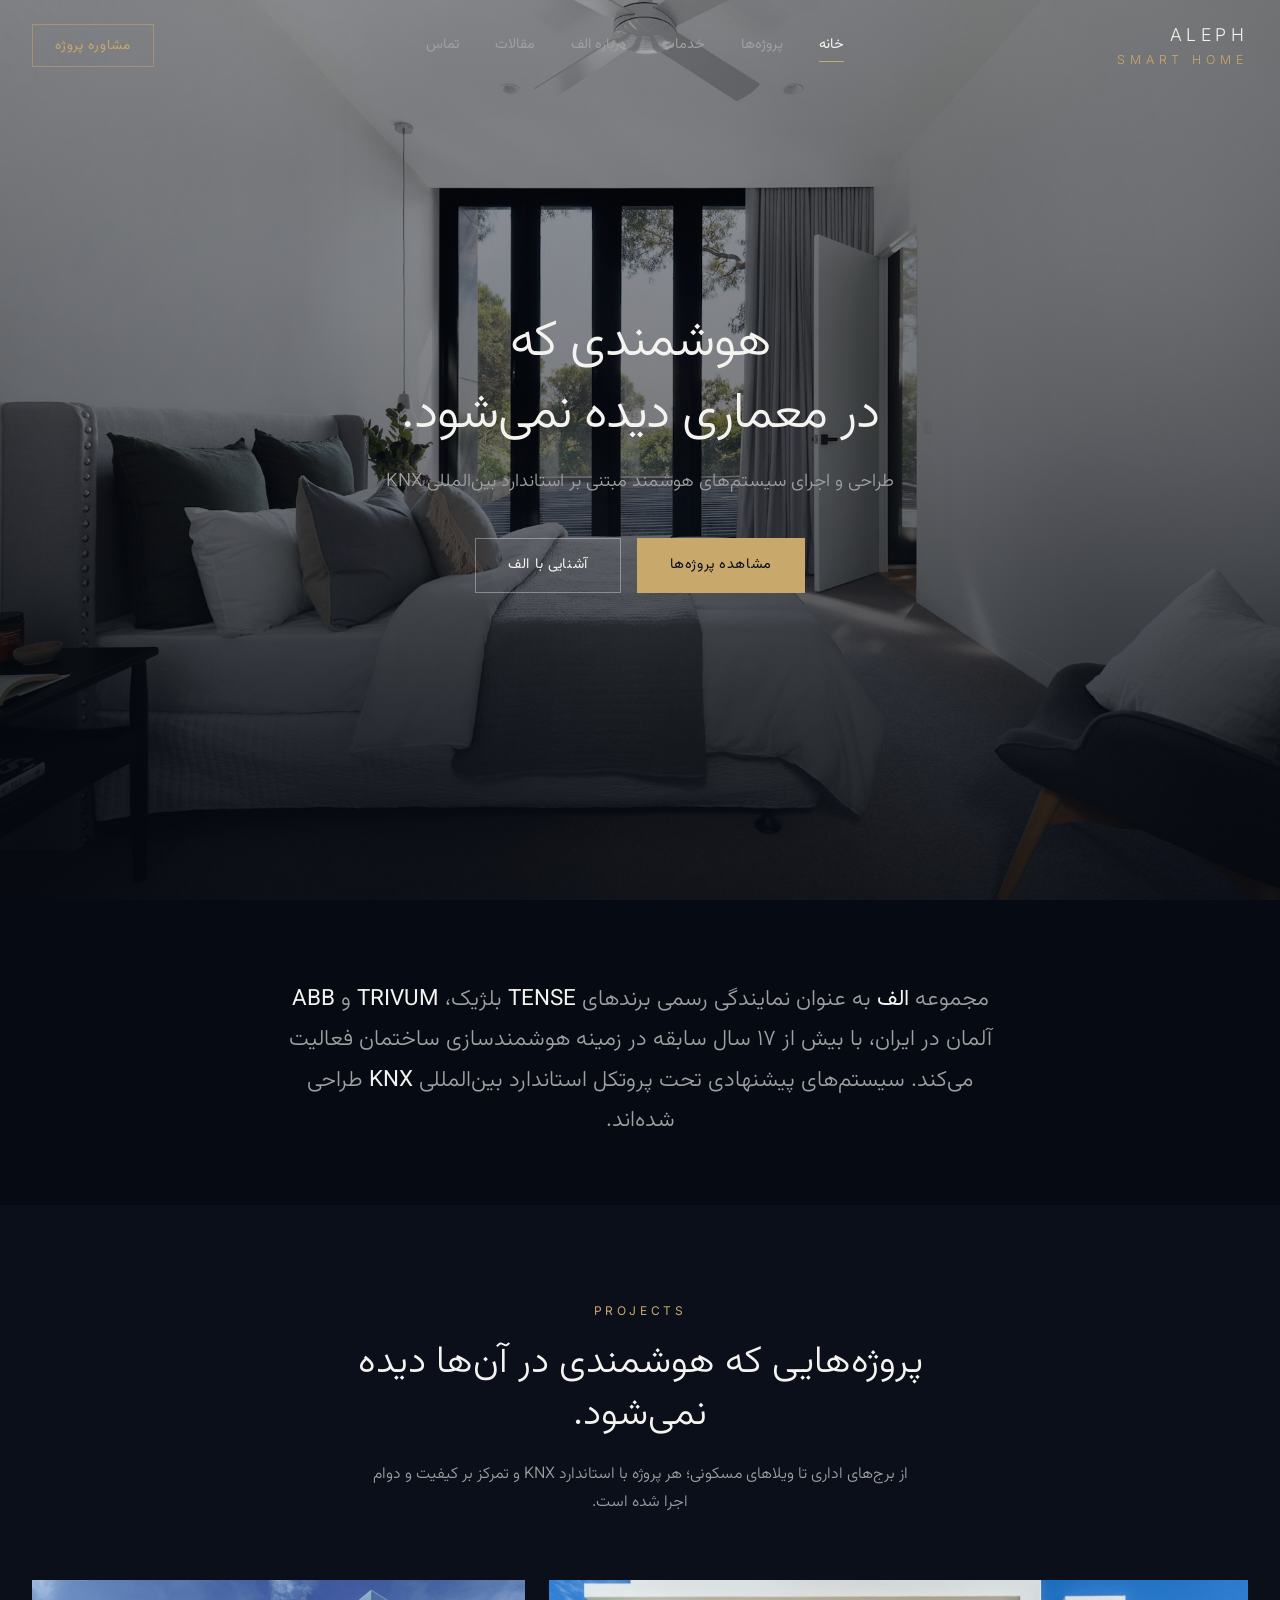
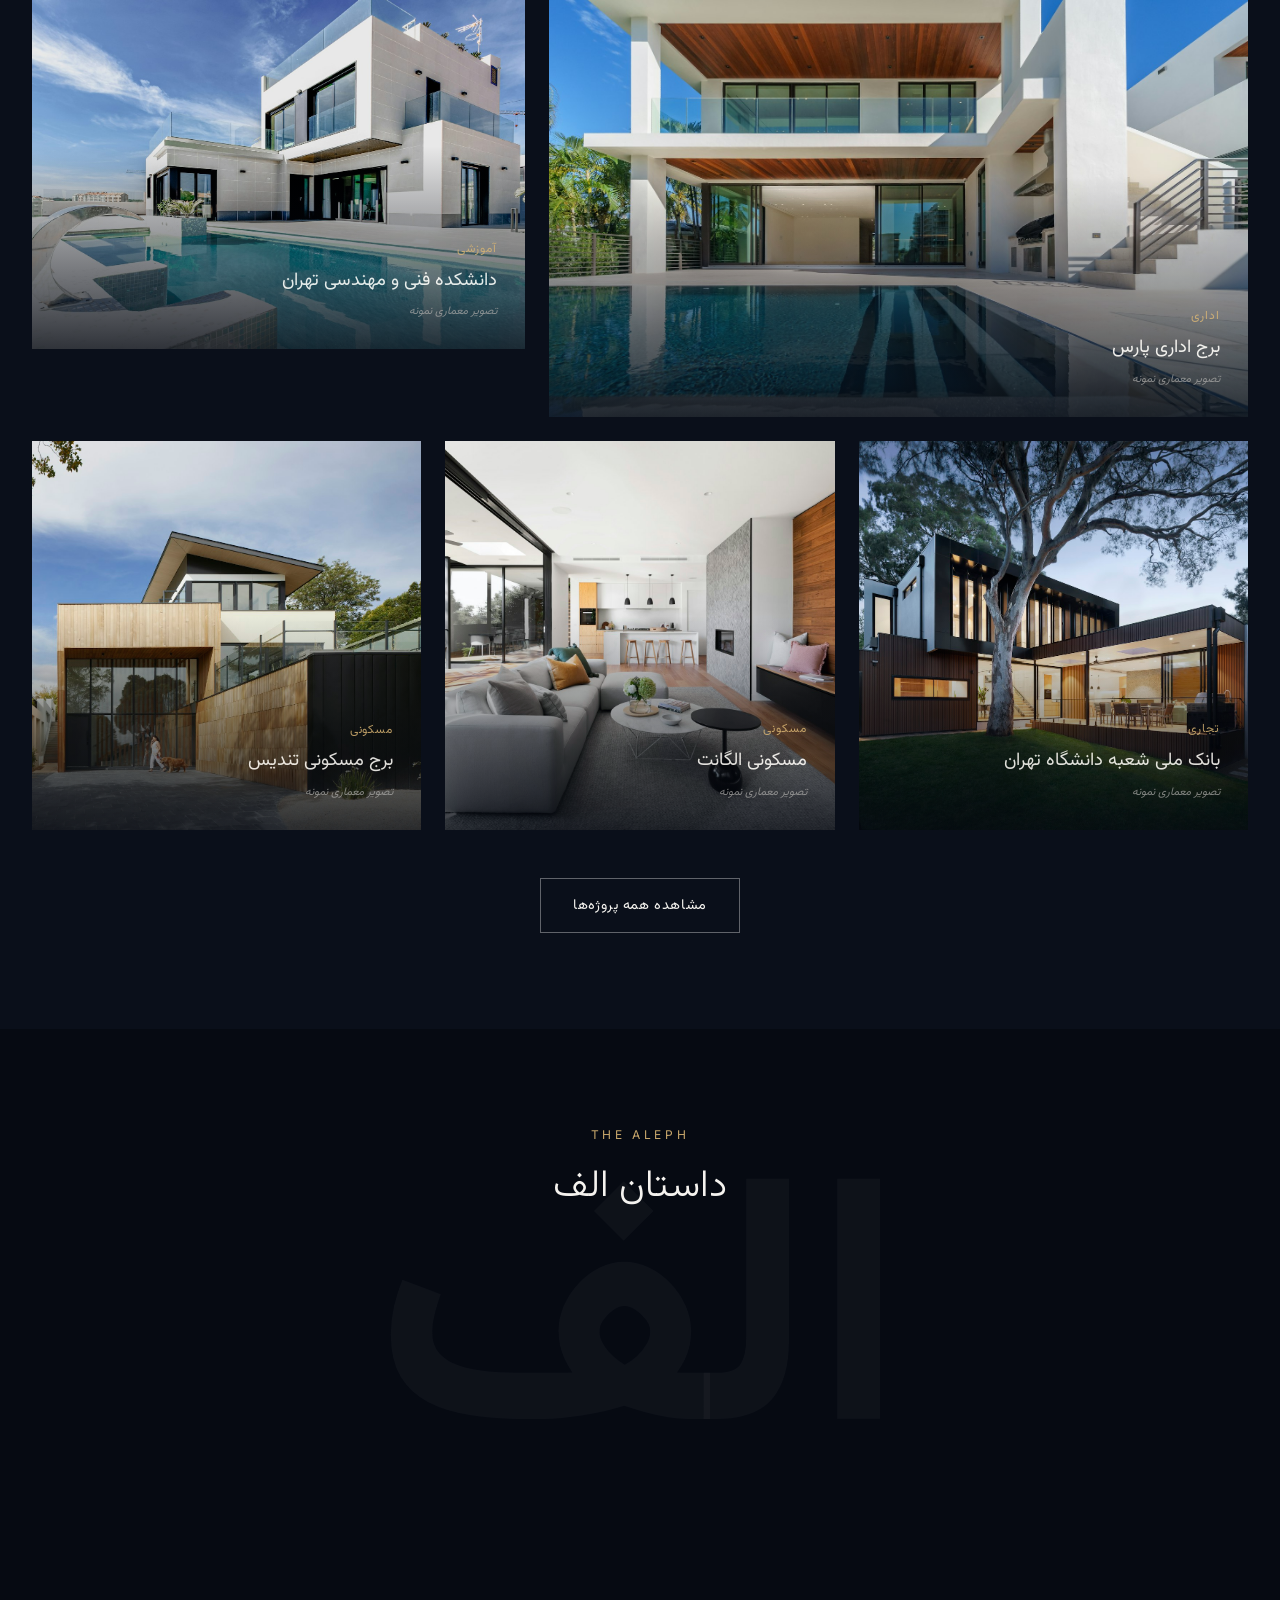
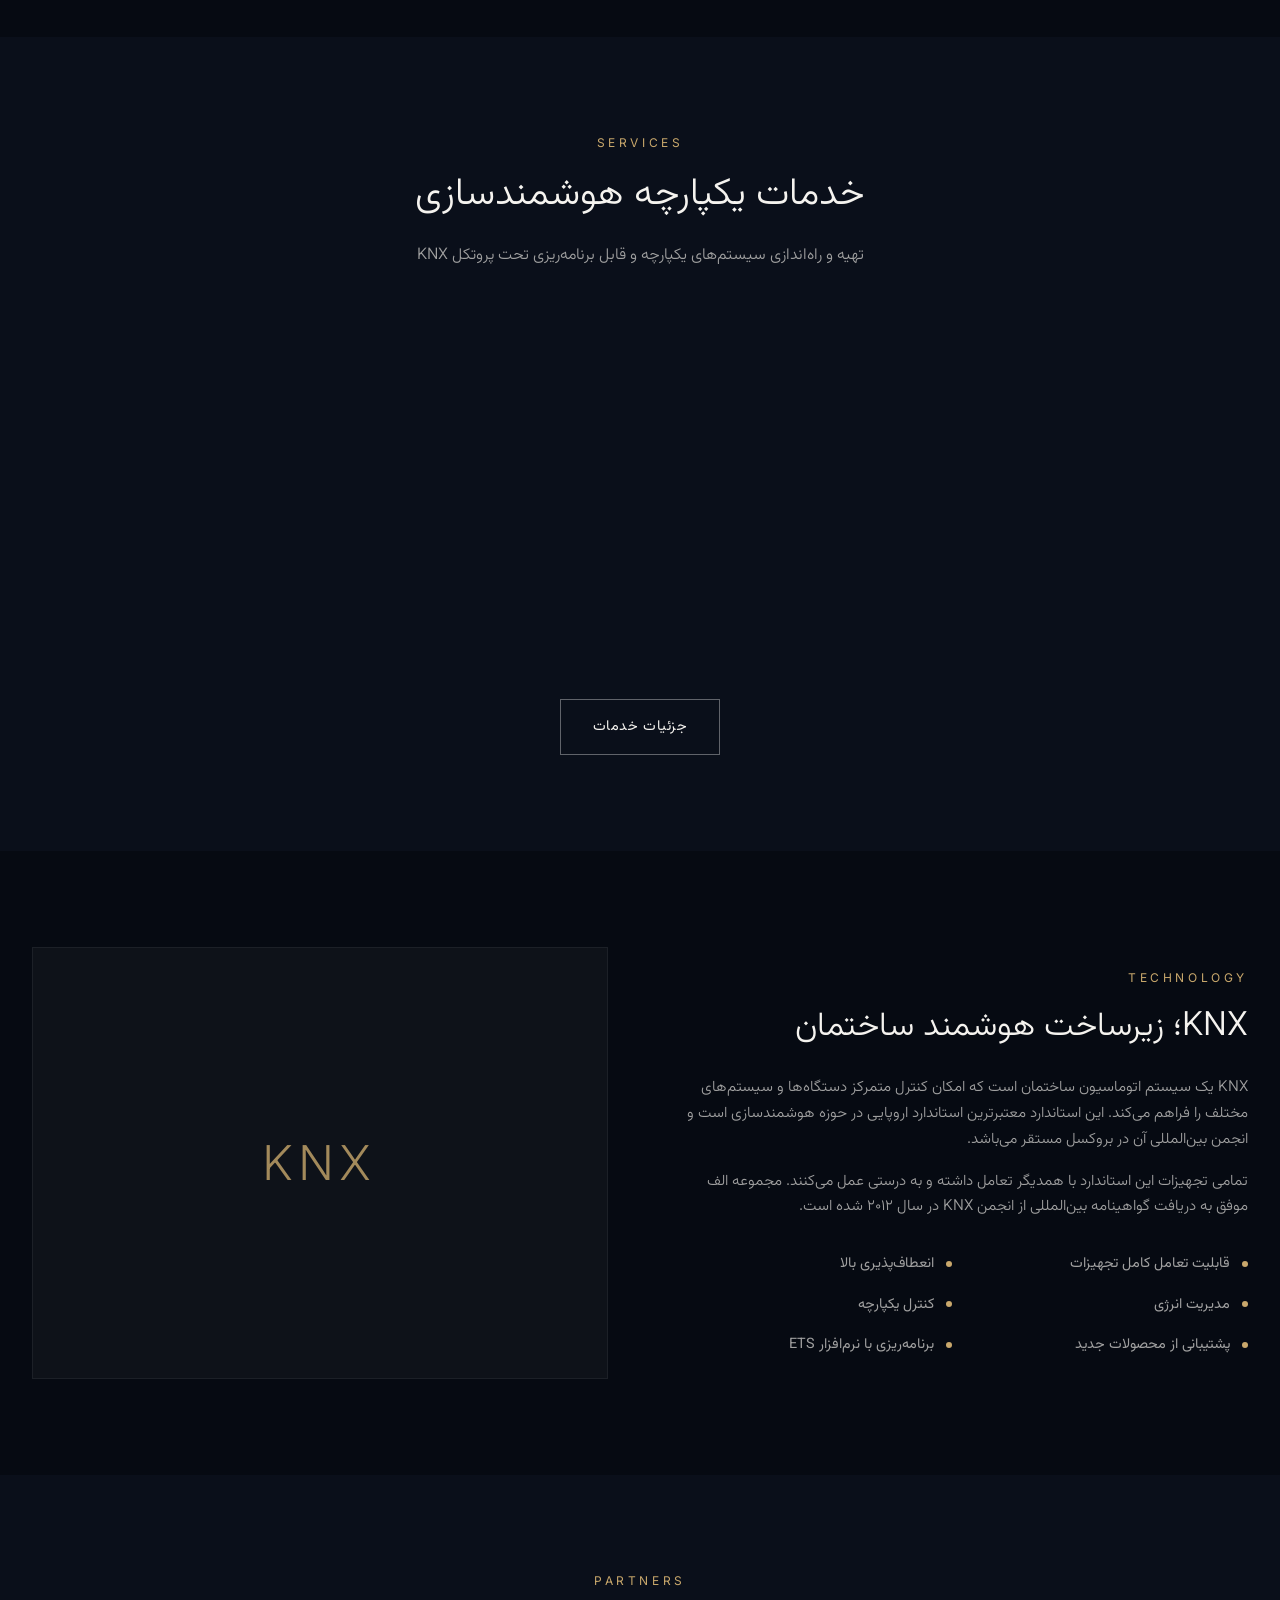
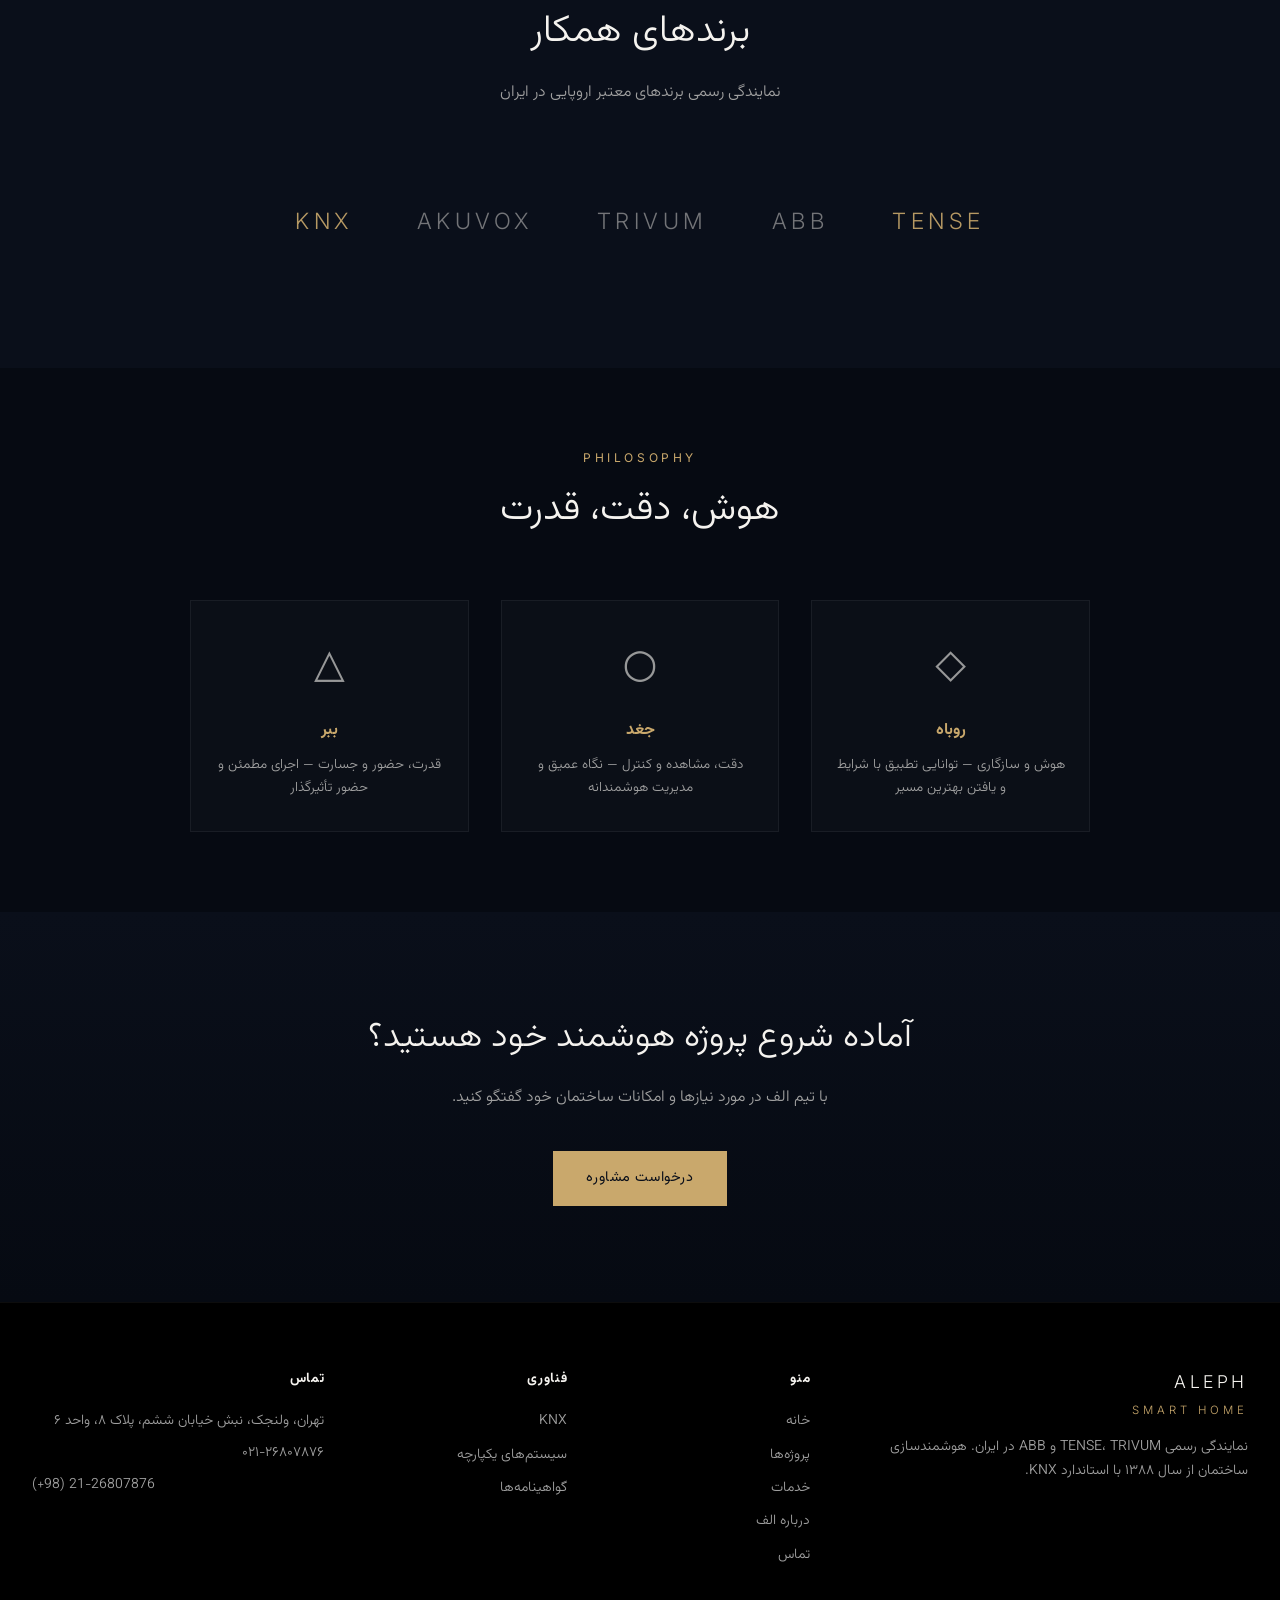
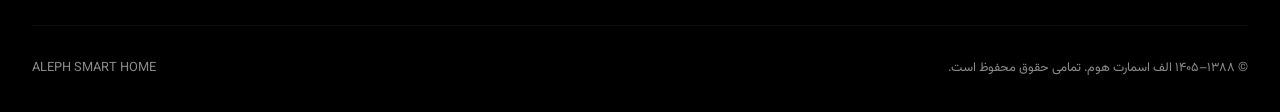
<file: index.html>
<!DOCTYPE html>
<html lang="fa" dir="rtl">
<head>
  <meta charset="UTF-8">
  <meta name="viewport" content="width=device-width, initial-scale=1.0">
  <title>الف اسمارت هوم | ALEPH SMART HOME — هوشمندسازی ساختمان با استاندارد KNX</title>
  <meta name="description" content="الف اسمارت هوم، نمایندگی رسمی برندهای TENSE، TRIVUM و ABB در ایران. طراحی و اجرای سیستم‌های هوشمند ساختمان مبتنی بر پروتکل KNX از سال ۱۳۸۸.">
  <meta name="keywords" content="هوشمندسازی ساختمان, خانه هوشمند, KNX, الف اسمارت هوم, ALEPH, TENSE, ABB, TRIVUM">
  <link rel="canonical" href="https://alephsmarthome.ir/">
  
  <!-- Open Graph -->
  <meta property="og:type" content="website">
  <meta property="og:title" content="الف اسمارت هوم | ALEPH SMART HOME">
  <meta property="og:description" content="طراحی و اجرای سیستم‌های هوشمند ساختمان مبتنی بر KNX. نمایندگی رسمی TENSE، ABB و TRIVUM.">
  <meta property="og:locale" content="fa_IR">
  <meta property="og:site_name" content="ALEPH SMART HOME">
  
  <!-- Twitter -->
  <meta name="twitter:card" content="summary_large_image">
  <meta name="twitter:title" content="الف اسمارت هوم | ALEPH SMART HOME">
  <meta name="twitter:description" content="هوشمندسازی ساختمان با استاندارد بین‌المللی KNX">

  <!-- Schema -->
  <script type="application/ld+json">
  {
    "@context": "https://schema.org",
    "@type": "Organization",
    "name": "ALEPH SMART HOME",
    "alternateName": "الف اسمارت هوم",
    "url": "https://alephsmarthome.ir",
    "foundingDate": "2009",
    "address": {
      "@type": "PostalAddress",
      "streetAddress": "ولنجک، نبش خیابان ششم، پلاک ۸، واحد ۶",
      "addressLocality": "تهران",
      "addressCountry": "IR"
    },
    "telephone": "+982126807876",
    "description": "نمایندگی رسمی برندهای TENSE بلژیک، TRIVUM و ABB آلمان در ایران. سیستم‌های هوشمند ساختمان تحت پروتکل KNX."
  }
  </script>

  <link rel="stylesheet" href="assets/css/main.css">
  <link rel="preload" href="assets/css/main.css" as="style">
</head>
<body>
  <!-- ========== LOADER ========== -->
  <div class="loader" id="page-loader" role="status" aria-live="polite">
    <div class="loader-logo">
      ALEPH
      <span>SMART HOME</span>
    </div>
    <p class="loader-text">در حال آماده‌سازی فضای الف اسمارت هوم…</p>
    <div class="progress-container">
      <div class="progress-bar" id="loader-progress"></div>
    </div>
    <div class="progress-percent" id="loader-percent">0%</div>
  </div>

  <!-- ========== NAVIGATION ========== -->
  <nav class="nav" id="main-nav" aria-label="منوی اصلی">
    <div class="nav-inner">
      <a href="index.html" class="nav-logo" aria-label="الف اسمارت هوم">
        ALEPH
        <span>SMART HOME</span>
      </a>
      <div class="nav-links" id="nav-links">
        <a href="index.html" class="active">خانه</a>
        <a href="projects.html">پروژه‌ها</a>
        <a href="services.html">خدمات</a>
        <a href="about.html">درباره الف</a>
        <a href="articles.html">مقالات</a>
        <a href="contact.html">تماس</a>
      </div>
      <a href="contact.html" class="nav-cta">مشاوره پروژه</a>
      <button class="nav-toggle" id="nav-toggle" aria-label="باز کردن منو" aria-expanded="false">
        <span></span>
        <span></span>
        <span></span>
      </button>
    </div>
  </nav>

  <!-- ========== HERO ========== -->
  <header class="hero" id="hero">
    <div class="hero-video-wrap">
      <img src="assets/images/hero-poster.jpg" alt="" class="hero-poster" id="hero-poster" style="display:none;" aria-hidden="true">
      <video
        id="hero-video"
        class="hero-video"
        muted
        loop
        playsinline
        preload="auto"
        aria-label="ویدیوی معرفی ویلای لوکس هوشمند"
      ></video>
    </div>
    <div class="hero-overlay"></div>
    <div class="hero-content">
      <h1 class="hero-title">هوشمندی که<br>در معماری دیده نمی‌شود.</h1>
      <p class="hero-subtitle">طراحی و اجرای سیستم‌های هوشمند مبتنی بر استاندارد بین‌المللی KNX</p>
      <div class="hero-ctas">
        <a href="projects.html" class="btn btn-primary">مشاهده پروژه‌ها</a>
        <a href="about.html" class="btn btn-outline">آشنایی با الف</a>
      </div>
    </div>
  </header>

  <!-- ========== INTRO ========== -->
  <section class="section section-deeper intro">
    <div class="container">
      <p class="intro-text reveal">
        مجموعه <strong>الف</strong> به عنوان نمایندگی رسمی برندهای <strong>TENSE</strong> بلژیک، <strong>TRIVUM</strong> و <strong>ABB</strong> آلمان در ایران، با بیش از ۱۷ سال سابقه در زمینه هوشمندسازی ساختمان فعالیت می‌کند. سیستم‌های پیشنهادی تحت پروتکل استاندارد بین‌المللی <strong>KNX</strong> طراحی شده‌اند.
      </p>
    </div>
  </section>

  <!-- ========== FEATURED PROJECTS ========== -->
  <section class="section section-dark">
    <div class="container">
      <div class="section-header">
        <span class="section-label">Projects</span>
        <h2 class="section-title">پروژه‌هایی که هوشمندی در آن‌ها دیده نمی‌شود.</h2>
        <p class="section-desc">از برج‌های اداری تا ویلاهای مسکونی؛ هر پروژه با استاندارد KNX و تمرکز بر کیفیت و دوام اجرا شده است.</p>
      </div>

      <div class="projects-grid">
        <a href="projects.html#pars" class="project-card large reveal">
          <img src="assets/images/project-sample-1.jpg" alt="تصویر معماری نمونه — برج اداری" loading="lazy">
          <div class="project-info">
            <span class="project-type">اداری</span>
            <h3 class="project-name">برج اداری پارس</h3>
            <p class="project-note">تصویر معماری نمونه</p>
          </div>
        </a>
        <a href="projects.html#tehuni" class="project-card medium reveal">
          <img src="assets/images/project-sample-2.jpg" alt="تصویر معماری نمونه — دانشکده" loading="lazy">
          <div class="project-info">
            <span class="project-type">آموزشی</span>
            <h3 class="project-name">دانشکده فنی و مهندسی تهران</h3>
            <p class="project-note">تصویر معماری نمونه</p>
          </div>
        </a>
        <a href="projects.html#bmi" class="project-card small reveal">
          <img src="assets/images/project-sample-3.jpg" alt="تصویر معماری نمونه — بانک" loading="lazy">
          <div class="project-info">
            <span class="project-type">تجاری</span>
            <h3 class="project-name">بانک ملی شعبه دانشگاه تهران</h3>
            <p class="project-note">تصویر معماری نمونه</p>
          </div>
        </a>
        <a href="projects.html#elegant" class="project-card small reveal">
          <img src="assets/images/project-sample-4.jpg" alt="تصویر معماری نمونه — مسکونی" loading="lazy">
          <div class="project-info">
            <span class="project-type">مسکونی</span>
            <h3 class="project-name">مسکونی الگانت</h3>
            <p class="project-note">تصویر معماری نمونه</p>
          </div>
        </a>
        <a href="projects.html#tandis" class="project-card small reveal">
          <img src="assets/images/project-sample-5.jpg" alt="تصویر معماری نمونه — برج مسکونی" loading="lazy">
          <div class="project-info">
            <span class="project-type">مسکونی</span>
            <h3 class="project-name">برج مسکونی تندیس</h3>
            <p class="project-note">تصویر معماری نمونه</p>
          </div>
        </a>
      </div>

      <div style="text-align:center;margin-top:3rem;">
        <a href="projects.html" class="btn btn-outline">مشاهده همه پروژه‌ها</a>
      </div>
    </div>
  </section>

  <!-- ========== PHILOSOPHY / ALEPH ========== -->
  <section class="section section-deeper philosophy">
    <div class="philosophy-bg" aria-hidden="true">الف</div>
    <div class="container">
      <div class="section-header">
        <span class="section-label">The Aleph</span>
        <h2 class="section-title">داستان الف</h2>
      </div>
      <div class="philosophy-content reveal">
        <p class="philosophy-quote">
          <em>الف</em> همانند بهار، نماد سرآغاز و شروعی دوباره است. حرف اول زبان پارسی و جایی که الفبای کلام با آن آغاز می‌شود. در نگاهی دیگر، الف مکانی است که تمام هستی در زمانی یکسان رو در روی هم قرار می‌گیرند. جایی که جز حقیقت و روشنایی چیزی در آن وجود ندارد.
        </p>
        <a href="about.html" class="btn btn-outline">بیشتر درباره الف</a>
      </div>
    </div>
  </section>

  <!-- ========== SERVICES ========== -->
  <section class="section section-dark">
    <div class="container">
      <div class="section-header">
        <span class="section-label">Services</span>
        <h2 class="section-title">خدمات یکپارچه هوشمندسازی</h2>
        <p class="section-desc">تهیه و راه‌اندازی سیستم‌های یکپارچه و قابل برنامه‌ریزی تحت پروتکل KNX</p>
      </div>
      <div class="services-grid">
        <a href="services.html#lighting" class="service-card reveal">
          <h3 class="service-title">روشنایی</h3>
          <p class="service-desc">کنترل هوشمند روشنایی با سناریوهای مختلف و مدیریت مصرف انرژی</p>
        </a>
        <a href="services.html#hvac" class="service-card reveal">
          <h3 class="service-title">سرمایش و گرمایش</h3>
          <p class="service-desc">اتوماسیون سیستم‌های تهویه و کنترل دما بر اساس حضور و شرایط محیطی</p>
        </a>
        <a href="services.html#curtain" class="service-card reveal">
          <h3 class="service-title">کنترل پرده</h3>
          <p class="service-desc">مدیریت هوشمند پرده‌ها هماهنگ با نور روز و سناریوهای روشنایی</p>
        </a>
        <a href="services.html#audio" class="service-card reveal">
          <h3 class="service-title">سیستم صوت تحت شبکه</h3>
          <p class="service-desc">صوت چندزونه‌ای با سازگاری کامل با KNX و کنترل از هر نقطه</p>
        </a>
        <a href="services.html#intercom" class="service-card reveal">
          <h3 class="service-title">درب بازکن تصویری</h3>
          <p class="service-desc">سیستم‌های اینترکام هوشمند تحت شبکه با قابلیت اتصال به موبایل</p>
        </a>
        <a href="services.html#security" class="service-card reveal">
          <h3 class="service-title">دوربین امنیتی و اعلان حریق</h3>
          <p class="service-desc">سیستم‌های امنیتی تحت شبکه و اعلان حریق آدرس‌پذیر</p>
        </a>
        <a href="services.html#boiler" class="service-card reveal">
          <h3 class="service-title">اتوماسیون موتورخانه</h3>
          <p class="service-desc">کنترل هوشمند تجهیزات تاسیساتی و بهینه‌سازی مصرف انرژی</p>
        </a>
        <a href="services.html#locks" class="service-card reveal">
          <h3 class="service-title">دستگیره‌های دیجیتال</h3>
          <p class="service-desc">قفل‌های هوشمند و کنترل دسترسی یکپارچه با سیستم خانه</p>
        </a>
      </div>
      <div style="text-align:center;margin-top:3rem;">
        <a href="services.html" class="btn btn-outline">جزئیات خدمات</a>
      </div>
    </div>
  </section>

  <!-- ========== KNX ========== -->
  <section class="section section-deeper">
    <div class="container">
      <div class="knx-section">
        <div class="knx-content reveal">
          <span class="section-label">Technology</span>
          <h2>KNX؛ زیرساخت هوشمند ساختمان</h2>
          <p>KNX یک سیستم اتوماسیون ساختمان است که امکان کنترل متمرکز دستگاه‌ها و سیستم‌های مختلف را فراهم می‌کند. این استاندارد معتبرترین استاندارد اروپایی در حوزه هوشمندسازی است و انجمن بین‌المللی آن در بروکسل مستقر می‌باشد.</p>
          <p>تمامی تجهیزات این استاندارد با همدیگر تعامل داشته و به درستی عمل می‌کنند. مجموعه الف موفق به دریافت گواهینامه بین‌المللی از انجمن KNX در سال ۲۰۱۲ شده است.</p>
          <div class="knx-features">
            <div class="knx-feature">قابلیت تعامل کامل تجهیزات</div>
            <div class="knx-feature">انعطاف‌پذیری بالا</div>
            <div class="knx-feature">مدیریت انرژی</div>
            <div class="knx-feature">کنترل یکپارچه</div>
            <div class="knx-feature">پشتیبانی از محصولات جدید</div>
            <div class="knx-feature">برنامه‌ریزی با نرم‌افزار ETS</div>
          </div>
        </div>
        <div class="knx-visual reveal">
          <span class="knx-badge">KNX</span>
        </div>
      </div>
    </div>
  </section>

  <!-- ========== BRANDS ========== -->
  <section class="section section-dark">
    <div class="container">
      <div class="section-header">
        <span class="section-label">Partners</span>
        <h2 class="section-title">برندهای همکار</h2>
        <p class="section-desc">نمایندگی رسمی برندهای معتبر اروپایی در ایران</p>
      </div>
      <div class="brands-wall">
        <span class="brand-item accent">TENSE</span>
        <span class="brand-item">ABB</span>
        <span class="brand-item">TRIVUM</span>
        <span class="brand-item">AKUVOX</span>
        <span class="brand-item accent">KNX</span>
      </div>
    </div>
  </section>

  <!-- ========== ANIMAL MOTIF ========== -->
  <section class="section section-deeper motif-section">
    <div class="container">
      <div class="section-header">
        <span class="section-label">Philosophy</span>
        <h2 class="section-title">هوش، دقت، قدرت</h2>
      </div>
      <div class="motif-grid">
        <div class="motif-card reveal">
          <div class="motif-symbol" aria-hidden="true">◇</div>
          <h3 class="motif-title">روباه</h3>
          <p class="motif-desc">هوش و سازگاری — توانایی تطبیق با شرایط و یافتن بهترین مسیر</p>
        </div>
        <div class="motif-card reveal">
          <div class="motif-symbol" aria-hidden="true">○</div>
          <h3 class="motif-title">جغد</h3>
          <p class="motif-desc">دقت، مشاهده و کنترل — نگاه عمیق و مدیریت هوشمندانه</p>
        </div>
        <div class="motif-card reveal">
          <div class="motif-symbol" aria-hidden="true">△</div>
          <h3 class="motif-title">ببر</h3>
          <p class="motif-desc">قدرت، حضور و جسارت — اجرای مطمئن و حضور تأثیرگذار</p>
        </div>
      </div>
    </div>
  </section>

  <!-- ========== CTA ========== -->
  <section class="cta-section">
    <div class="container">
      <h2 class="cta-title">آماده شروع پروژه هوشمند خود هستید؟</h2>
      <p class="cta-desc">با تیم الف در مورد نیازها و امکانات ساختمان خود گفتگو کنید.</p>
      <a href="contact.html" class="btn btn-primary">درخواست مشاوره</a>
    </div>
  </section>

  <!-- ========== FOOTER ========== -->
  <footer class="footer">
    <div class="container">
      <div class="footer-grid">
        <div>
          <div class="footer-brand">
            ALEPH
            <span>SMART HOME</span>
          </div>
          <p class="footer-text">نمایندگی رسمی TENSE، TRIVUM و ABB در ایران. هوشمندسازی ساختمان از سال ۱۳۸۸ با استاندارد KNX.</p>
        </div>
        <div>
          <h4 class="footer-title">منو</h4>
          <div class="footer-links">
            <a href="index.html">خانه</a>
            <a href="projects.html">پروژه‌ها</a>
            <a href="services.html">خدمات</a>
            <a href="about.html">درباره الف</a>
            <a href="contact.html">تماس</a>
          </div>
        </div>
        <div>
          <h4 class="footer-title">فناوری</h4>
          <div class="footer-links">
            <a href="services.html#knx">KNX</a>
            <a href="services.html">سیستم‌های یکپارچه</a>
            <a href="about.html">گواهینامه‌ها</a>
          </div>
        </div>
        <div class="footer-contact">
          <h4 class="footer-title">تماس</h4>
          <p>تهران، ولنجک، نبش خیابان ششم، پلاک ۸، واحد ۶</p>
          <p>۰۲۱-۲۶۸۰۷۸۷۶</p>
          <p dir="ltr">(+98) 21-26807876</p>
        </div>
      </div>
      <div class="footer-bottom">
        <span>© ۱۳۸۸–۱۴۰۵ الف اسمارت هوم. تمامی حقوق محفوظ است.</span>
        <span>ALEPH SMART HOME</span>
      </div>
    </div>
  </footer>

  <script src="assets/js/main.js" defer></script>
</body>
</html>
</file>
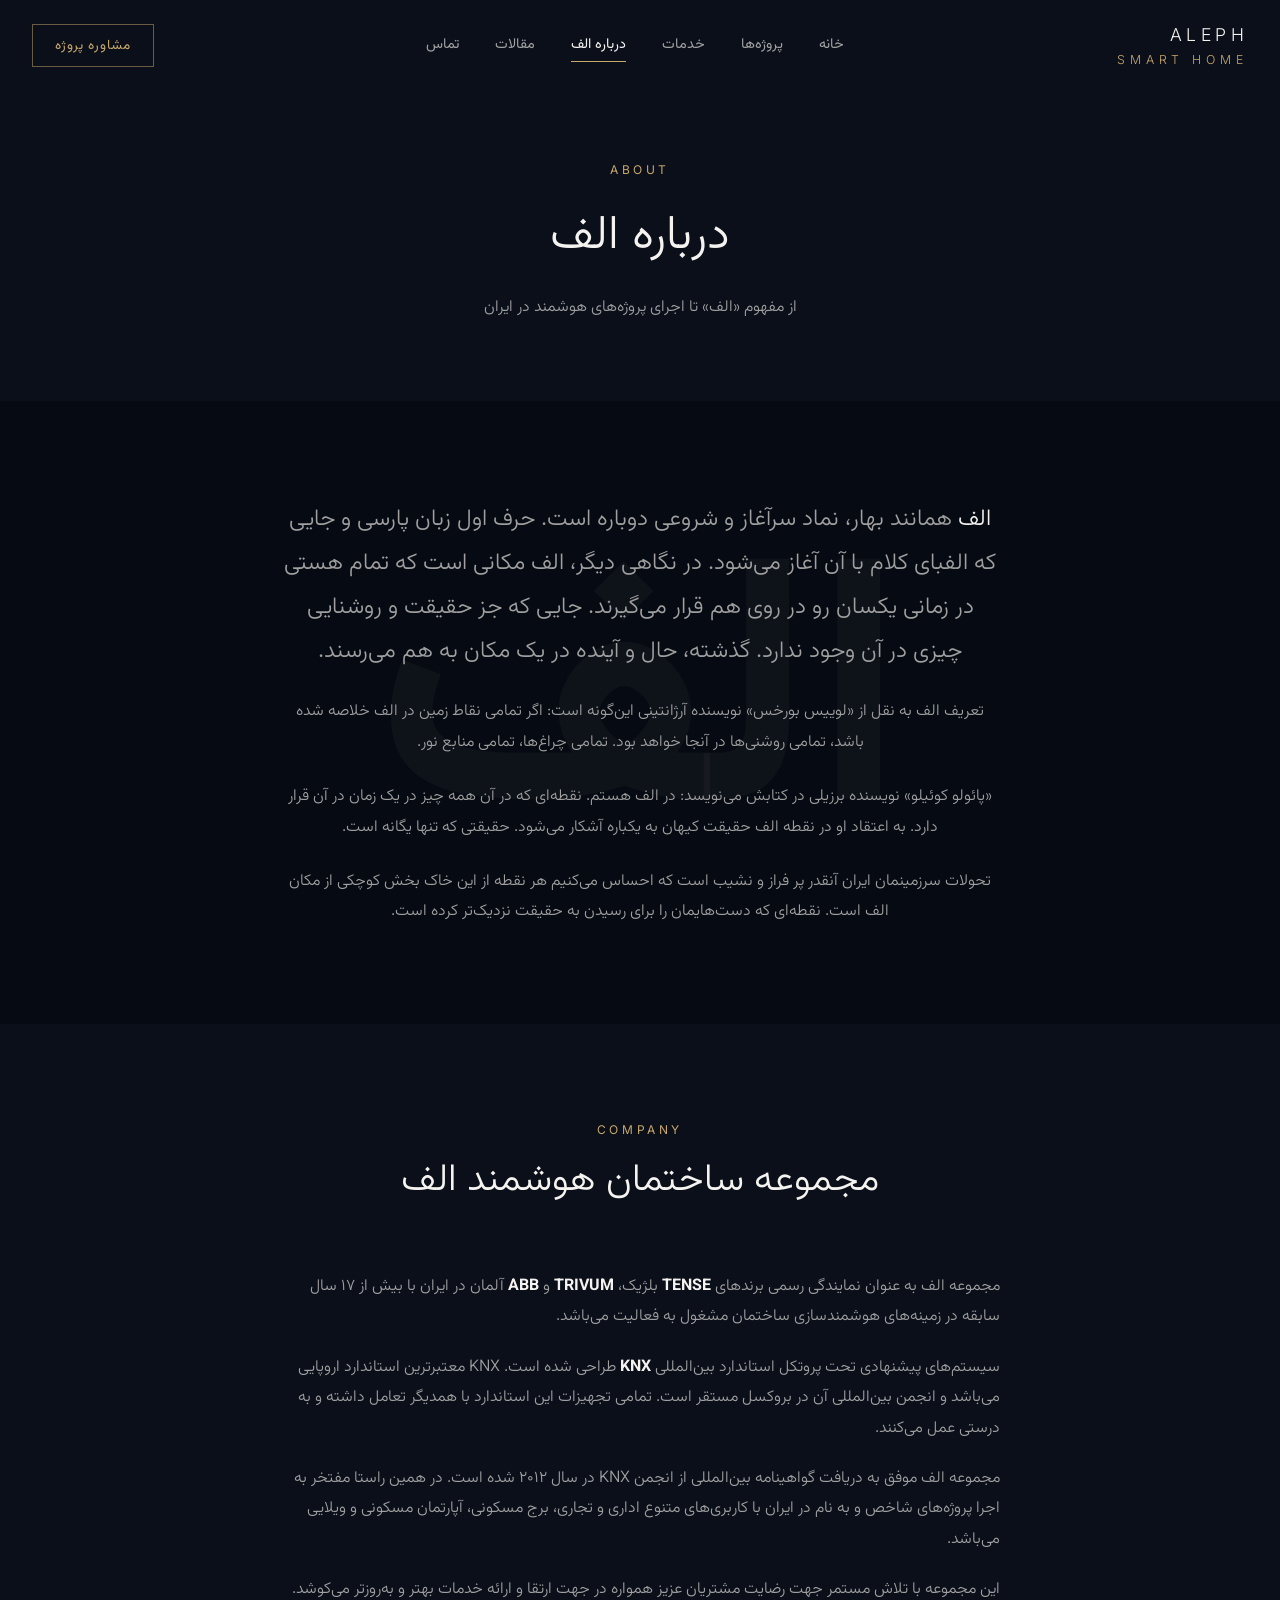
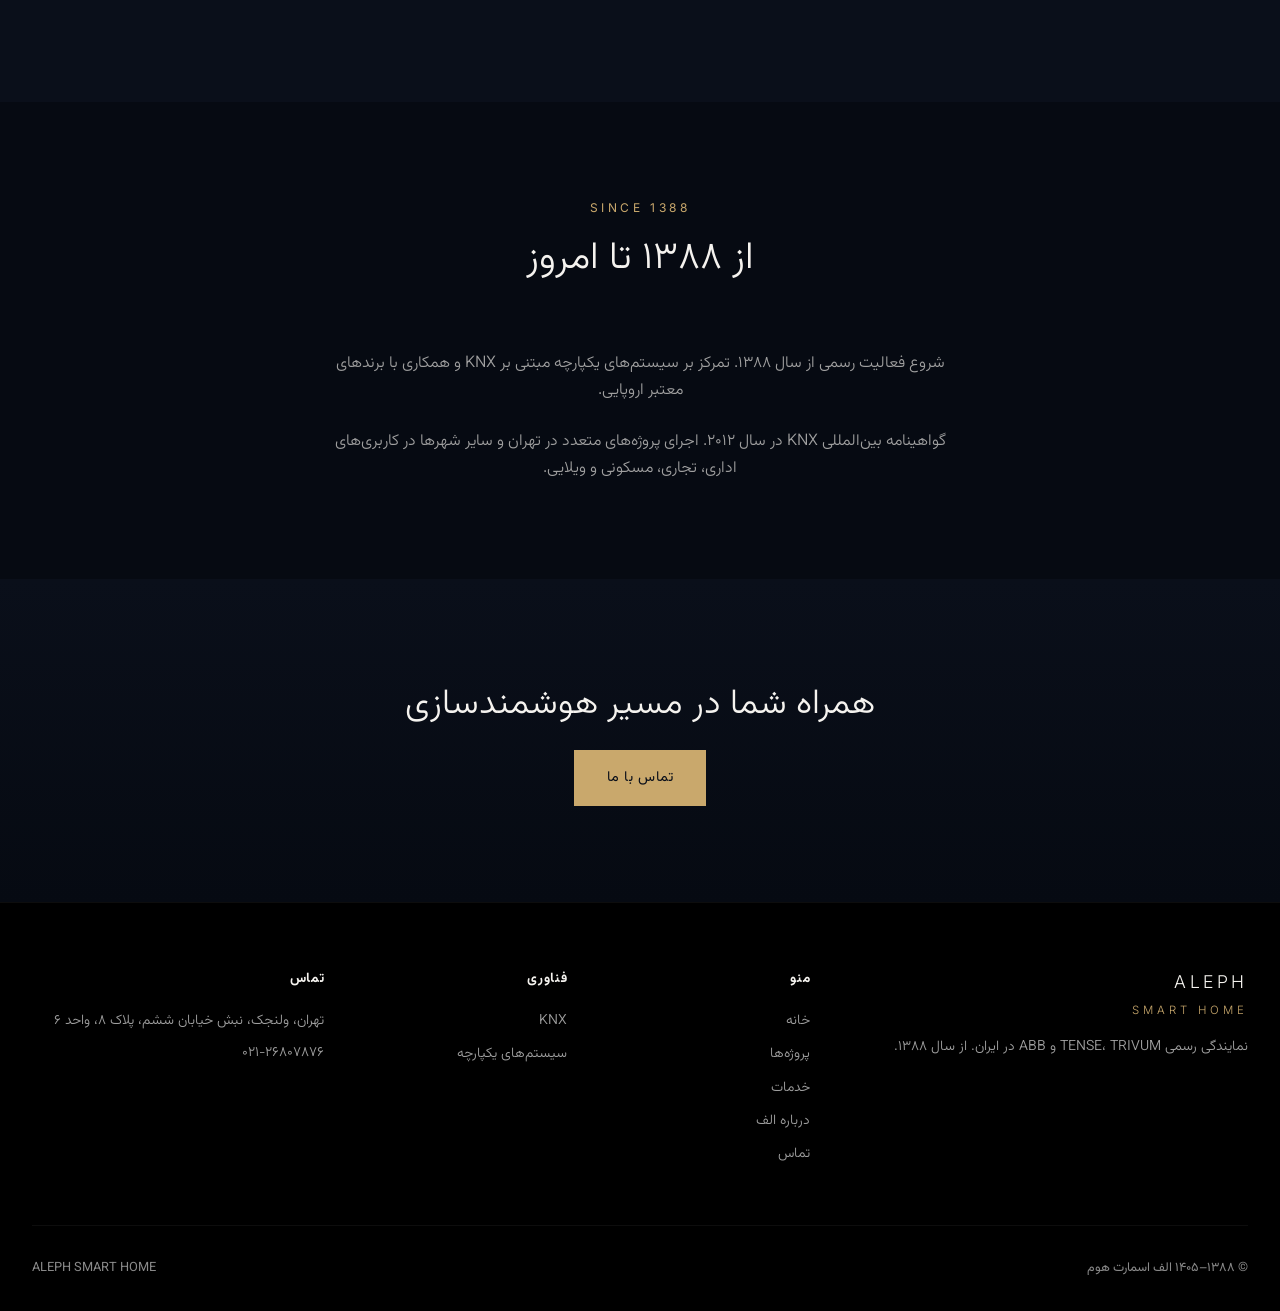
<file: about.html>
<!DOCTYPE html>
<html lang="fa" dir="rtl">
<head>
  <meta charset="UTF-8">
  <meta name="viewport" content="width=device-width, initial-scale=1.0">
  <title>درباره الف | ALEPH SMART HOME — داستان برند و سابقه</title>
  <meta name="description" content="داستان الف، فلسفه برند و سابقه بیش از ۱۷ سال فعالیت الف اسمارت هوم در هوشمندسازی ساختمان با استاندارد KNX. نمایندگی رسمی TENSE، ABB و TRIVUM.">
  <link rel="canonical" href="https://alephsmarthome.ir/about.html">
  <link rel="stylesheet" href="assets/css/main.css">
</head>
<body>
  <nav class="nav scrolled" id="main-nav">
    <div class="nav-inner">
      <a href="index.html" class="nav-logo">ALEPH<span>SMART HOME</span></a>
      <div class="nav-links" id="nav-links">
        <a href="index.html">خانه</a>
        <a href="projects.html">پروژه‌ها</a>
        <a href="services.html">خدمات</a>
        <a href="about.html" class="active">درباره الف</a>
        <a href="articles.html">مقالات</a>
        <a href="contact.html">تماس</a>
      </div>
      <a href="contact.html" class="nav-cta">مشاوره پروژه</a>
      <button class="nav-toggle" id="nav-toggle" aria-label="منو"><span></span><span></span><span></span></button>
    </div>
  </nav>

  <header class="page-hero">
    <div class="container">
      <span class="section-label">About</span>
      <h1>درباره الف</h1>
      <p>از مفهوم «الف» تا اجرای پروژه‌های هوشمند در ایران</p>
    </div>
  </header>

  <section class="section section-deeper philosophy">
    <div class="philosophy-bg" aria-hidden="true">الف</div>
    <div class="container">
      <div class="philosophy-content" style="max-width:720px;">
        <p class="philosophy-quote" style="margin-bottom:1.5rem;">
          <em>الف</em> همانند بهار، نماد سرآغاز و شروعی دوباره است. حرف اول زبان پارسی و جایی که الفبای کلام با آن آغاز می‌شود. در نگاهی دیگر، الف مکانی است که تمام هستی در زمانی یکسان رو در روی هم قرار می‌گیرند. جایی که جز حقیقت و روشنایی چیزی در آن وجود ندارد. گذشته، حال و آینده در یک مکان به هم می‌رسند.
        </p>
        <p style="color:var(--text-secondary);font-weight:300;line-height:1.9;margin-bottom:1.5rem;">
          تعریف الف به نقل از «لوییس بورخس» نویسنده آرژانتینی این‌گونه است: اگر تمامی نقاط زمین در الف خلاصه شده باشد، تمامی روشنی‌ها در آنجا خواهد بود. تمامی چراغ‌ها، تمامی منابع نور.
        </p>
        <p style="color:var(--text-secondary);font-weight:300;line-height:1.9;margin-bottom:1.5rem;">
          «پائولو کوئیلو» نویسنده برزیلی در کتابش می‌نویسد: در الف هستم. نقطه‌ای که در آن همه چیز در یک زمان در آن قرار دارد. به اعتقاد او در نقطه الف حقیقت کیهان به یکباره آشکار می‌شود. حقیقتی که تنها یگانه است.
        </p>
        <p style="color:var(--text-secondary);font-weight:300;line-height:1.9;">
          تحولات سرزمینمان ایران آنقدر پر فراز و نشیب است که احساس می‌کنیم هر نقطه از این خاک بخش کوچکی از مکان الف است. نقطه‌ای که دست‌هایمان را برای رسیدن به حقیقت نزدیک‌تر کرده است.
        </p>
      </div>
    </div>
  </section>

  <section class="section section-dark">
    <div class="container">
      <div class="section-header">
        <span class="section-label">Company</span>
        <h2 class="section-title">مجموعه ساختمان هوشمند الف</h2>
      </div>
      <div style="max-width:720px;margin:0 auto;color:var(--text-secondary);font-weight:300;line-height:1.9;">
        <p style="margin-bottom:1.25rem;">
          مجموعه الف به عنوان نمایندگی رسمی برندهای <strong style="color:var(--off-white);">TENSE</strong> بلژیک، <strong style="color:var(--off-white);">TRIVUM</strong> و <strong style="color:var(--off-white);">ABB</strong> آلمان در ایران با بیش از ۱۷ سال سابقه در زمینه‌های هوشمندسازی ساختمان مشغول به فعالیت می‌باشد.
        </p>
        <p style="margin-bottom:1.25rem;">
          سیستم‌های پیشنهادی تحت پروتکل استاندارد بین‌المللی <strong style="color:var(--off-white);">KNX</strong> طراحی شده است. KNX معتبرترین استاندارد اروپایی می‌باشد و انجمن بین‌المللی آن در بروکسل مستقر است. تمامی تجهیزات این استاندارد با همدیگر تعامل داشته و به درستی عمل می‌کنند.
        </p>
        <p style="margin-bottom:1.25rem;">
          مجموعه الف موفق به دریافت گواهینامه بین‌المللی از انجمن KNX در سال ۲۰۱۲ شده است. در همین راستا مفتخر به اجرا پروژه‌های شاخص و به نام در ایران با کاربری‌های متنوع اداری و تجاری، برج مسکونی، آپارتمان مسکونی و ویلایی می‌باشد.
        </p>
        <p>
          این مجموعه با تلاش مستمر جهت رضایت مشتریان عزیز همواره در جهت ارتقا و ارائه خدمات بهتر و به‌روزتر می‌کوشد.
        </p>
      </div>
    </div>
  </section>

  <section class="section section-deeper">
    <div class="container">
      <div class="section-header">
        <span class="section-label">Since 1388</span>
        <h2 class="section-title">از ۱۳۸۸ تا امروز</h2>
      </div>
      <div style="max-width:640px;margin:0 auto;text-align:center;color:var(--text-secondary);font-weight:300;">
        <p style="margin-bottom:1.5rem;">شروع فعالیت رسمی از سال ۱۳۸۸. تمرکز بر سیستم‌های یکپارچه مبتنی بر KNX و همکاری با برندهای معتبر اروپایی.</p>
        <p>گواهینامه بین‌المللی KNX در سال ۲۰۱۲. اجرای پروژه‌های متعدد در تهران و سایر شهرها در کاربری‌های اداری، تجاری، مسکونی و ویلایی.</p>
      </div>
    </div>
  </section>

  <section class="cta-section">
    <div class="container">
      <h2 class="cta-title">همراه شما در مسیر هوشمندسازی</h2>
      <a href="contact.html" class="btn btn-primary">تماس با ما</a>
    </div>
  </section>

  <footer class="footer">
    <div class="container">
      <div class="footer-grid">
        <div>
          <div class="footer-brand">ALEPH<span>SMART HOME</span></div>
          <p class="footer-text">نمایندگی رسمی TENSE، TRIVUM و ABB در ایران. از سال ۱۳۸۸.</p>
        </div>
        <div>
          <h4 class="footer-title">منو</h4>
          <div class="footer-links">
            <a href="index.html">خانه</a>
            <a href="projects.html">پروژه‌ها</a>
            <a href="services.html">خدمات</a>
            <a href="about.html">درباره الف</a>
            <a href="contact.html">تماس</a>
          </div>
        </div>
        <div>
          <h4 class="footer-title">فناوری</h4>
          <div class="footer-links">
            <a href="services.html#knx">KNX</a>
            <a href="services.html">سیستم‌های یکپارچه</a>
          </div>
        </div>
        <div class="footer-contact">
          <h4 class="footer-title">تماس</h4>
          <p>تهران، ولنجک، نبش خیابان ششم، پلاک ۸، واحد ۶</p>
          <p>۰۲۱-۲۶۸۰۷۸۷۶</p>
        </div>
      </div>
      <div class="footer-bottom">
        <span>© ۱۳۸۸–۱۴۰۵ الف اسمارت هوم</span>
        <span>ALEPH SMART HOME</span>
      </div>
    </div>
  </footer>
  <script src="assets/js/main.js" defer></script>
</body>
</html>
</file>
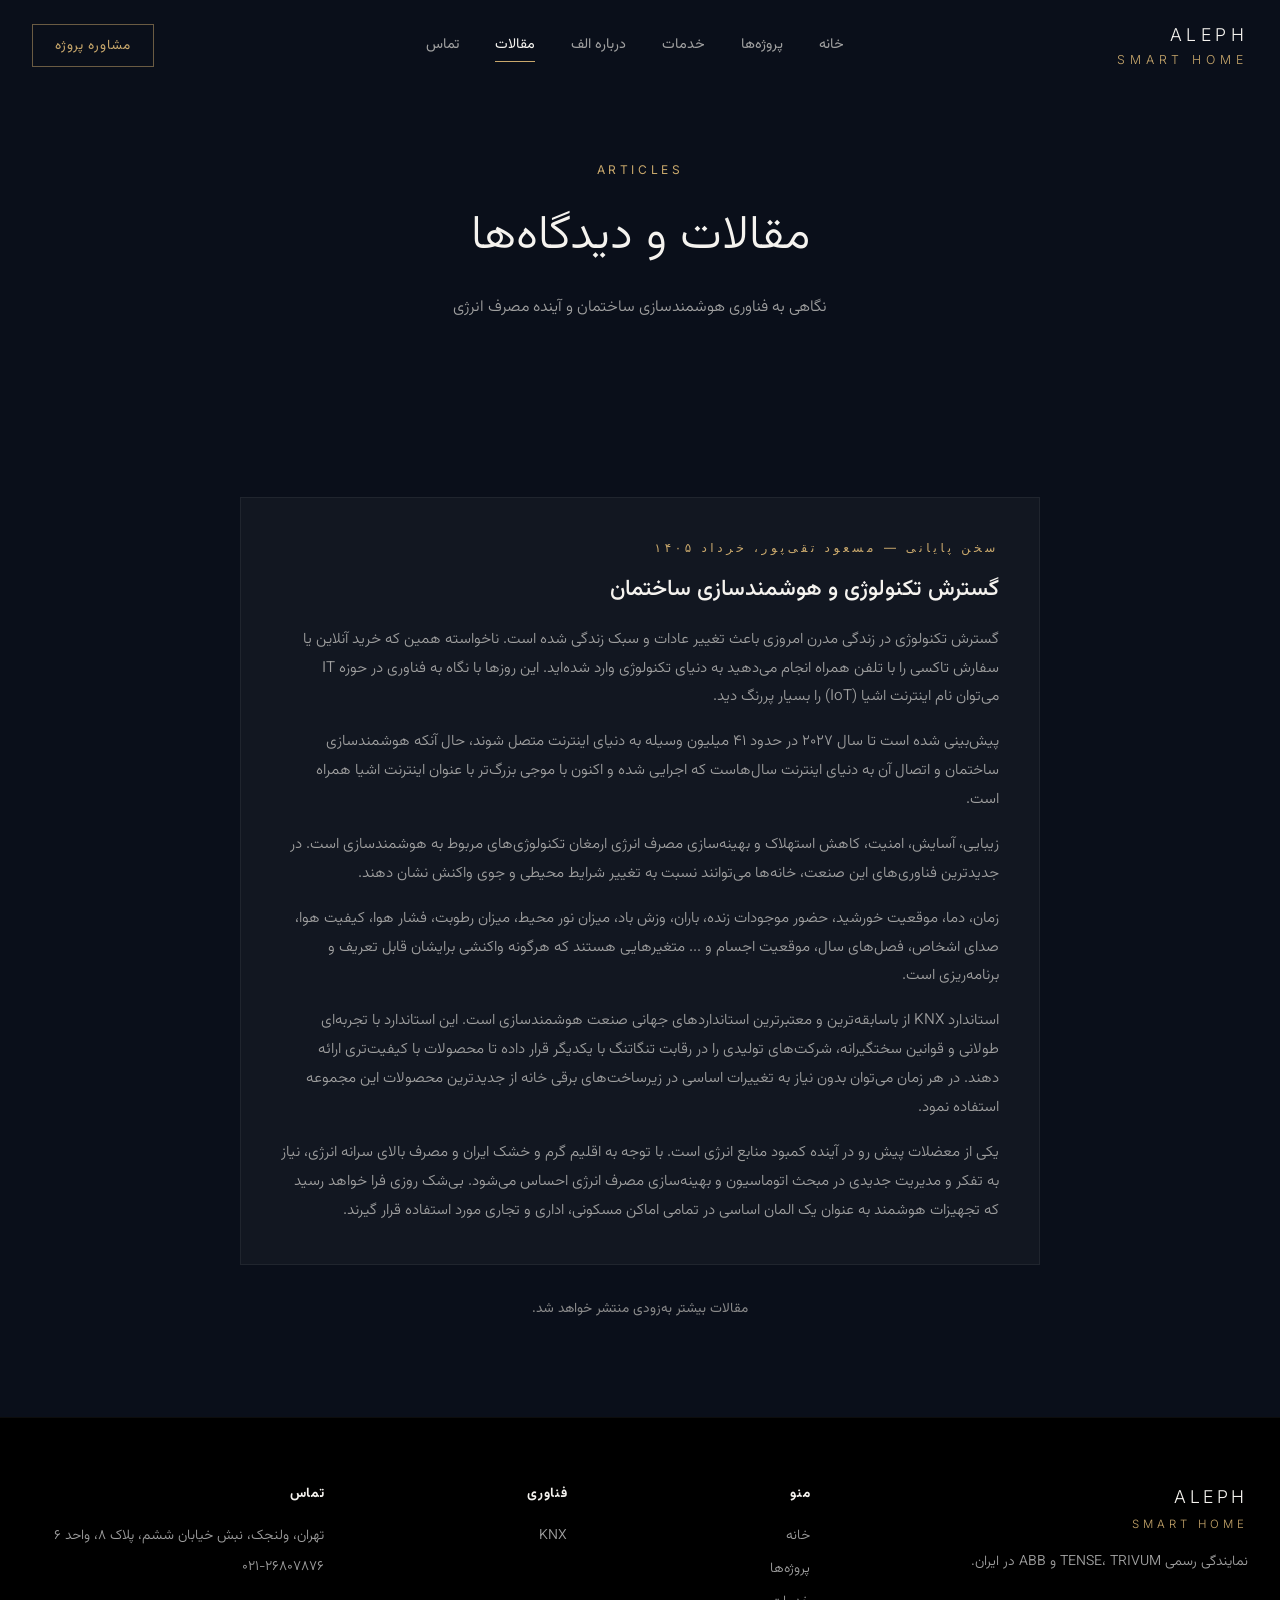
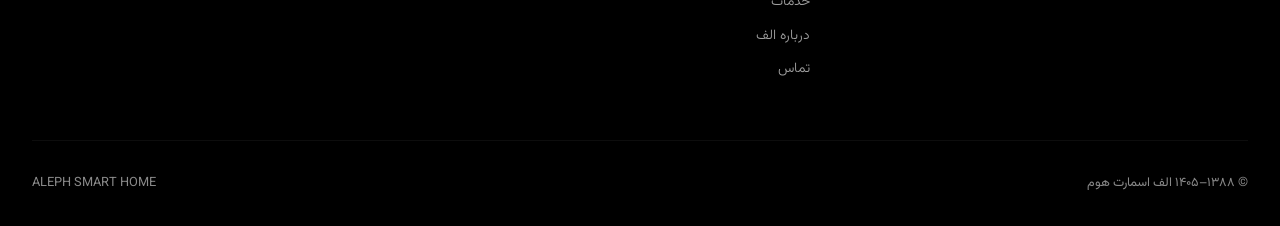
<file: articles.html>
<!DOCTYPE html>
<html lang="fa" dir="rtl">
<head>
  <meta charset="UTF-8">
  <meta name="viewport" content="width=device-width, initial-scale=1.0">
  <title>مقالات | الف اسمارت هوم — هوشمندسازی و KNX</title>
  <meta name="description" content="مقالات و نکات تخصصی درباره هوشمندسازی ساختمان، استاندارد KNX، اینترنت اشیا و بهینه‌سازی مصرف انرژی.">
  <link rel="canonical" href="https://alephsmarthome.ir/articles.html">
  <link rel="stylesheet" href="assets/css/main.css">
</head>
<body>
  <nav class="nav scrolled" id="main-nav">
    <div class="nav-inner">
      <a href="index.html" class="nav-logo">ALEPH<span>SMART HOME</span></a>
      <div class="nav-links" id="nav-links">
        <a href="index.html">خانه</a>
        <a href="projects.html">پروژه‌ها</a>
        <a href="services.html">خدمات</a>
        <a href="about.html">درباره الف</a>
        <a href="articles.html" class="active">مقالات</a>
        <a href="contact.html">تماس</a>
      </div>
      <a href="contact.html" class="nav-cta">مشاوره پروژه</a>
      <button class="nav-toggle" id="nav-toggle" aria-label="منو"><span></span><span></span><span></span></button>
    </div>
  </nav>

  <header class="page-hero">
    <div class="container">
      <span class="section-label">Articles</span>
      <h1>مقالات و دیدگاه‌ها</h1>
      <p>نگاهی به فناوری هوشمندسازی ساختمان و آینده مصرف انرژی</p>
    </div>
  </header>

  <section class="section section-dark">
    <div class="container">
      <article class="service-card" style="padding:2.5rem;max-width:800px;margin:0 auto 2rem;">
        <span class="section-label" style="margin-bottom:0.75rem;">سخن پایانی — مسعود تقی‌پور، خرداد ۱۴۰۵</span>
        <h2 class="service-title" style="font-size:1.4rem;margin-bottom:1rem;">گسترش تکنولوژی و هوشمندسازی ساختمان</h2>
        <div style="color:var(--text-secondary);font-weight:300;line-height:1.9;font-size:0.95rem;">
          <p style="margin-bottom:1rem;">گسترش تکنولوژی در زندگی مدرن امروزی باعث تغییر عادات و سبک زندگی شده است. ناخواسته همین که خرید آنلاین یا سفارش تاکسی را با تلفن همراه انجام می‌دهید به دنیای تکنولوژی وارد شده‌اید. این روزها با نگاه به فناوری در حوزه IT می‌توان نام اینترنت اشیا (IoT) را بسیار پررنگ دید.</p>
          <p style="margin-bottom:1rem;">پیش‌بینی شده است تا سال ۲۰۲۷ در حدود ۴۱ میلیون وسیله به دنیای اینترنت متصل شوند، حال آنکه هوشمندسازی ساختمان و اتصال آن به دنیای اینترنت سال‌هاست که اجرایی شده و اکنون با موجی بزرگ‌تر با عنوان اینترنت اشیا همراه است.</p>
          <p style="margin-bottom:1rem;">زیبایی، آسایش، امنیت، کاهش استهلاک و بهینه‌سازی مصرف انرژی ارمغان تکنولوژی‌های مربوط به هوشمندسازی است. در جدیدترین فناوری‌های این صنعت، خانه‌ها می‌توانند نسبت به تغییر شرایط محیطی و جوی واکنش نشان دهند.</p>
          <p style="margin-bottom:1rem;">زمان، دما، موقعیت خورشید، حضور موجودات زنده، باران، وزش باد، میزان نور محیط، میزان رطوبت، فشار هوا، کیفیت هوا، صدای اشخاص، فصل‌های سال، موقعیت اجسام و ... متغیرهایی هستند که هرگونه واکنشی برایشان قابل تعریف و برنامه‌ریزی است.</p>
          <p style="margin-bottom:1rem;">استاندارد KNX از باسابقه‌ترین و معتبرترین استانداردهای جهانی صنعت هوشمندسازی است. این استاندارد با تجربه‌ای طولانی و قوانین سختگیرانه، شرکت‌های تولیدی را در رقابت تنگاتنگ با یکدیگر قرار داده تا محصولات با کیفیت‌تری ارائه دهند. در هر زمان می‌توان بدون نیاز به تغییرات اساسی در زیرساخت‌های برقی خانه از جدیدترین محصولات این مجموعه استفاده نمود.</p>
          <p>یکی از معضلات پیش رو در آینده کمبود منابع انرژی است. با توجه به اقلیم گرم و خشک ایران و مصرف بالای سرانه انرژی، نیاز به تفکر و مدیریت جدیدی در مبحث اتوماسیون و بهینه‌سازی مصرف انرژی احساس می‌شود. بی‌شک روزی فرا خواهد رسید که تجهیزات هوشمند به عنوان یک المان اساسی در تمامی اماکن مسکونی، اداری و تجاری مورد استفاده قرار گیرند.</p>
        </div>
      </article>

      <p style="text-align:center;color:var(--gray-muted);font-size:0.85rem;margin-top:2rem;">
        مقالات بیشتر به‌زودی منتشر خواهد شد.
      </p>
    </div>
  </section>

  <footer class="footer">
    <div class="container">
      <div class="footer-grid">
        <div>
          <div class="footer-brand">ALEPH<span>SMART HOME</span></div>
          <p class="footer-text">نمایندگی رسمی TENSE، TRIVUM و ABB در ایران.</p>
        </div>
        <div>
          <h4 class="footer-title">منو</h4>
          <div class="footer-links">
            <a href="index.html">خانه</a>
            <a href="projects.html">پروژه‌ها</a>
            <a href="services.html">خدمات</a>
            <a href="about.html">درباره الف</a>
            <a href="contact.html">تماس</a>
          </div>
        </div>
        <div>
          <h4 class="footer-title">فناوری</h4>
          <div class="footer-links">
            <a href="services.html#knx">KNX</a>
          </div>
        </div>
        <div class="footer-contact">
          <h4 class="footer-title">تماس</h4>
          <p>تهران، ولنجک، نبش خیابان ششم، پلاک ۸، واحد ۶</p>
          <p>۰۲۱-۲۶۸۰۷۸۷۶</p>
        </div>
      </div>
      <div class="footer-bottom">
        <span>© ۱۳۸۸–۱۴۰۵ الف اسمارت هوم</span>
        <span>ALEPH SMART HOME</span>
      </div>
    </div>
  </footer>
  <script src="assets/js/main.js" defer></script>
</body>
</html>
</file>
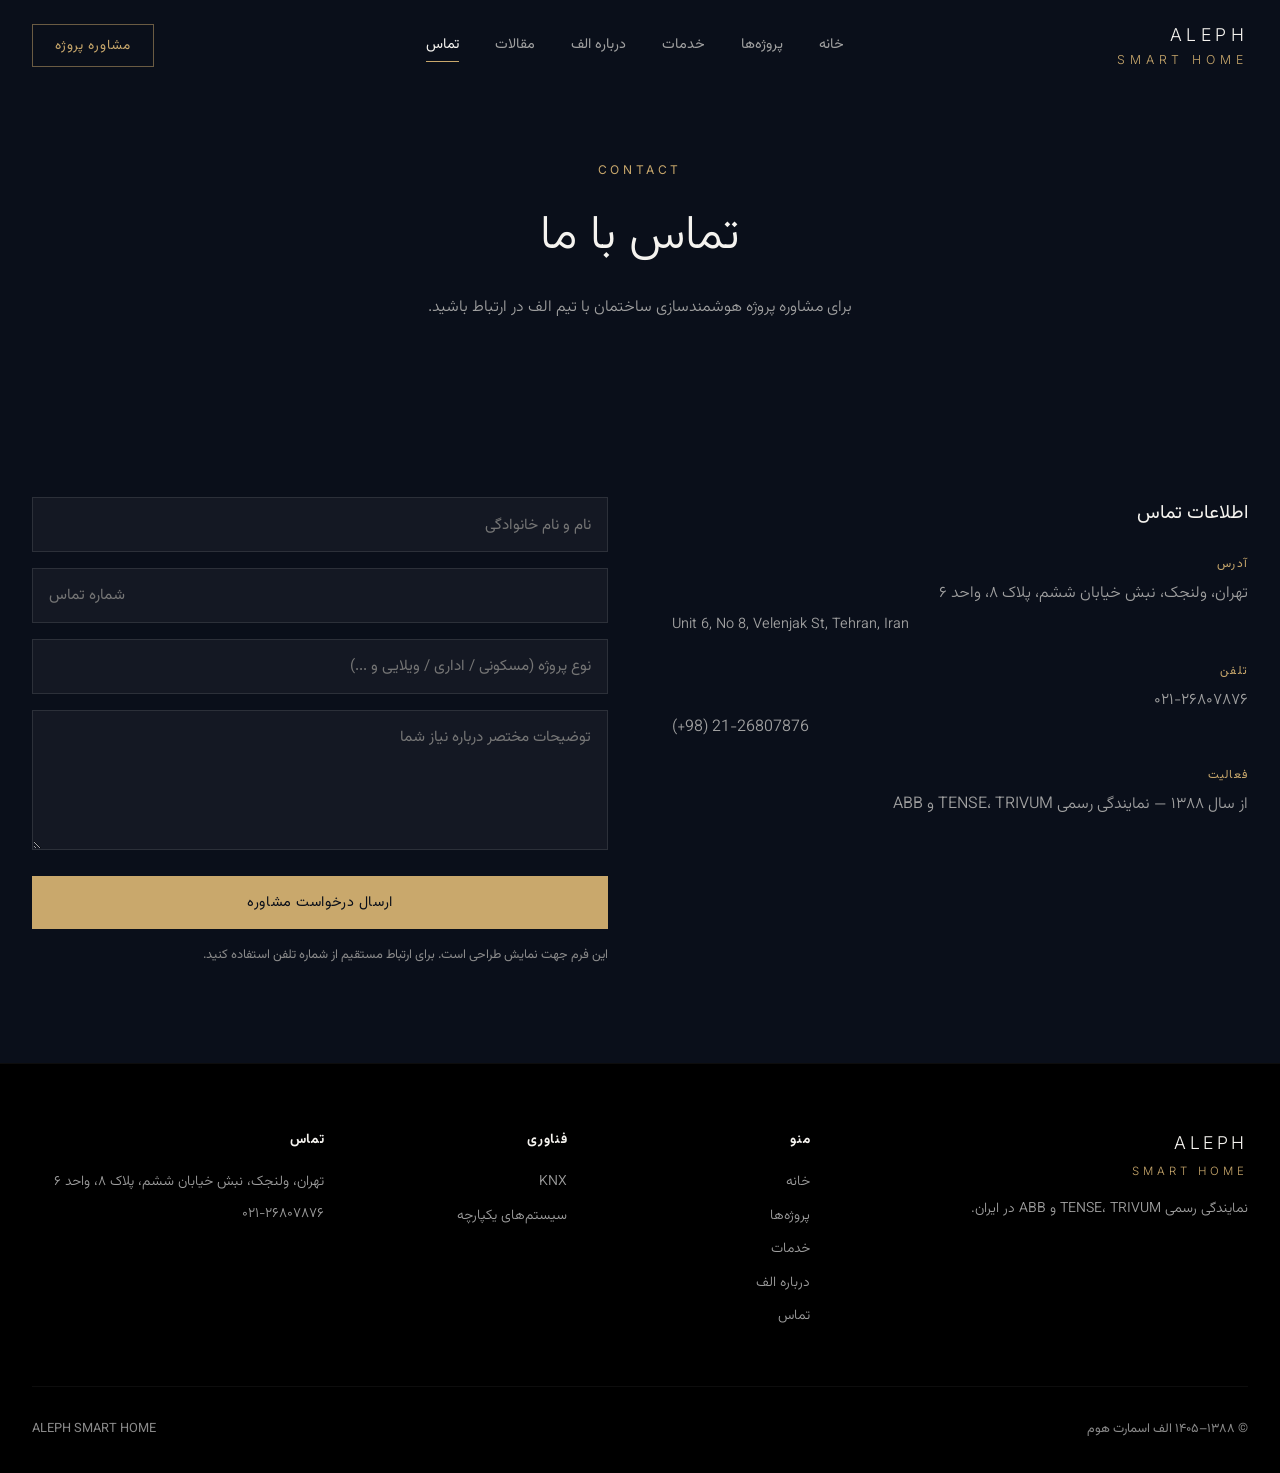
<file: contact.html>
<!DOCTYPE html>
<html lang="fa" dir="rtl">
<head>
  <meta charset="UTF-8">
  <meta name="viewport" content="width=device-width, initial-scale=1.0">
  <title>تماس | الف اسمارت هوم — ALEPH SMART HOME</title>
  <meta name="description" content="تماس با الف اسمارت هوم. آدرس: تهران، ولنجک، نبش خیابان ششم، پلاک ۸، واحد ۶. تلفن: ۰۲۱-۲۶۸۰۷۸۷۶">
  <link rel="canonical" href="https://alephsmarthome.ir/contact.html">
  <link rel="stylesheet" href="assets/css/main.css">
</head>
<body>
  <nav class="nav scrolled" id="main-nav">
    <div class="nav-inner">
      <a href="index.html" class="nav-logo">ALEPH<span>SMART HOME</span></a>
      <div class="nav-links" id="nav-links">
        <a href="index.html">خانه</a>
        <a href="projects.html">پروژه‌ها</a>
        <a href="services.html">خدمات</a>
        <a href="about.html">درباره الف</a>
        <a href="articles.html">مقالات</a>
        <a href="contact.html" class="active">تماس</a>
      </div>
      <a href="contact.html" class="nav-cta">مشاوره پروژه</a>
      <button class="nav-toggle" id="nav-toggle" aria-label="منو"><span></span><span></span><span></span></button>
    </div>
  </nav>

  <header class="page-hero">
    <div class="container">
      <span class="section-label">Contact</span>
      <h1>تماس با ما</h1>
      <p>برای مشاوره پروژه هوشمندسازی ساختمان با تیم الف در ارتباط باشید.</p>
    </div>
  </header>

  <section class="section section-dark">
    <div class="container">
      <div class="contact-grid">
        <div class="contact-info">
          <h3>اطلاعات تماس</h3>
          <div class="contact-item">
            <label>آدرس</label>
            <p>تهران، ولنجک، نبش خیابان ششم، پلاک ۸، واحد ۶</p>
            <p dir="ltr" style="font-size:0.9rem;margin-top:0.35rem;">Unit 6, No 8, Velenjak St, Tehran, Iran</p>
          </div>
          <div class="contact-item">
            <label>تلفن</label>
            <p>۰۲۱-۲۶۸۰۷۸۷۶</p>
            <p dir="ltr">(+98) 21-26807876</p>
          </div>
          <div class="contact-item">
            <label>فعالیت</label>
            <p>از سال ۱۳۸۸ — نمایندگی رسمی TENSE، TRIVUM و ABB</p>
          </div>
        </div>
        <div>
          <form class="contact-form" action="#" method="post" onsubmit="event.preventDefault(); alert('این فرم نمونه است. لطفاً از طریق تلفن با ما تماس بگیرید.');">
            <input type="text" name="name" placeholder="نام و نام خانوادگی" required aria-label="نام">
            <input type="tel" name="phone" placeholder="شماره تماس" required aria-label="تلفن">
            <input type="text" name="project" placeholder="نوع پروژه (مسکونی / اداری / ویلایی و ...)" aria-label="نوع پروژه">
            <textarea name="message" placeholder="توضیحات مختصر درباره نیاز شما" aria-label="پیام"></textarea>
            <button type="submit" class="btn btn-primary" style="width:100%;">ارسال درخواست مشاوره</button>
          </form>
          <p style="margin-top:1rem;font-size:0.8rem;color:var(--gray-muted);">این فرم جهت نمایش طراحی است. برای ارتباط مستقیم از شماره تلفن استفاده کنید.</p>
        </div>
      </div>
    </div>
  </section>

  <footer class="footer">
    <div class="container">
      <div class="footer-grid">
        <div>
          <div class="footer-brand">ALEPH<span>SMART HOME</span></div>
          <p class="footer-text">نمایندگی رسمی TENSE، TRIVUM و ABB در ایران.</p>
        </div>
        <div>
          <h4 class="footer-title">منو</h4>
          <div class="footer-links">
            <a href="index.html">خانه</a>
            <a href="projects.html">پروژه‌ها</a>
            <a href="services.html">خدمات</a>
            <a href="about.html">درباره الف</a>
            <a href="contact.html">تماس</a>
          </div>
        </div>
        <div>
          <h4 class="footer-title">فناوری</h4>
          <div class="footer-links">
            <a href="services.html#knx">KNX</a>
            <a href="services.html">سیستم‌های یکپارچه</a>
          </div>
        </div>
        <div class="footer-contact">
          <h4 class="footer-title">تماس</h4>
          <p>تهران، ولنجک، نبش خیابان ششم، پلاک ۸، واحد ۶</p>
          <p>۰۲۱-۲۶۸۰۷۸۷۶</p>
        </div>
      </div>
      <div class="footer-bottom">
        <span>© ۱۳۸۸–۱۴۰۵ الف اسمارت هوم</span>
        <span>ALEPH SMART HOME</span>
      </div>
    </div>
  </footer>
  <script src="assets/js/main.js" defer></script>
</body>
</html>
</file>
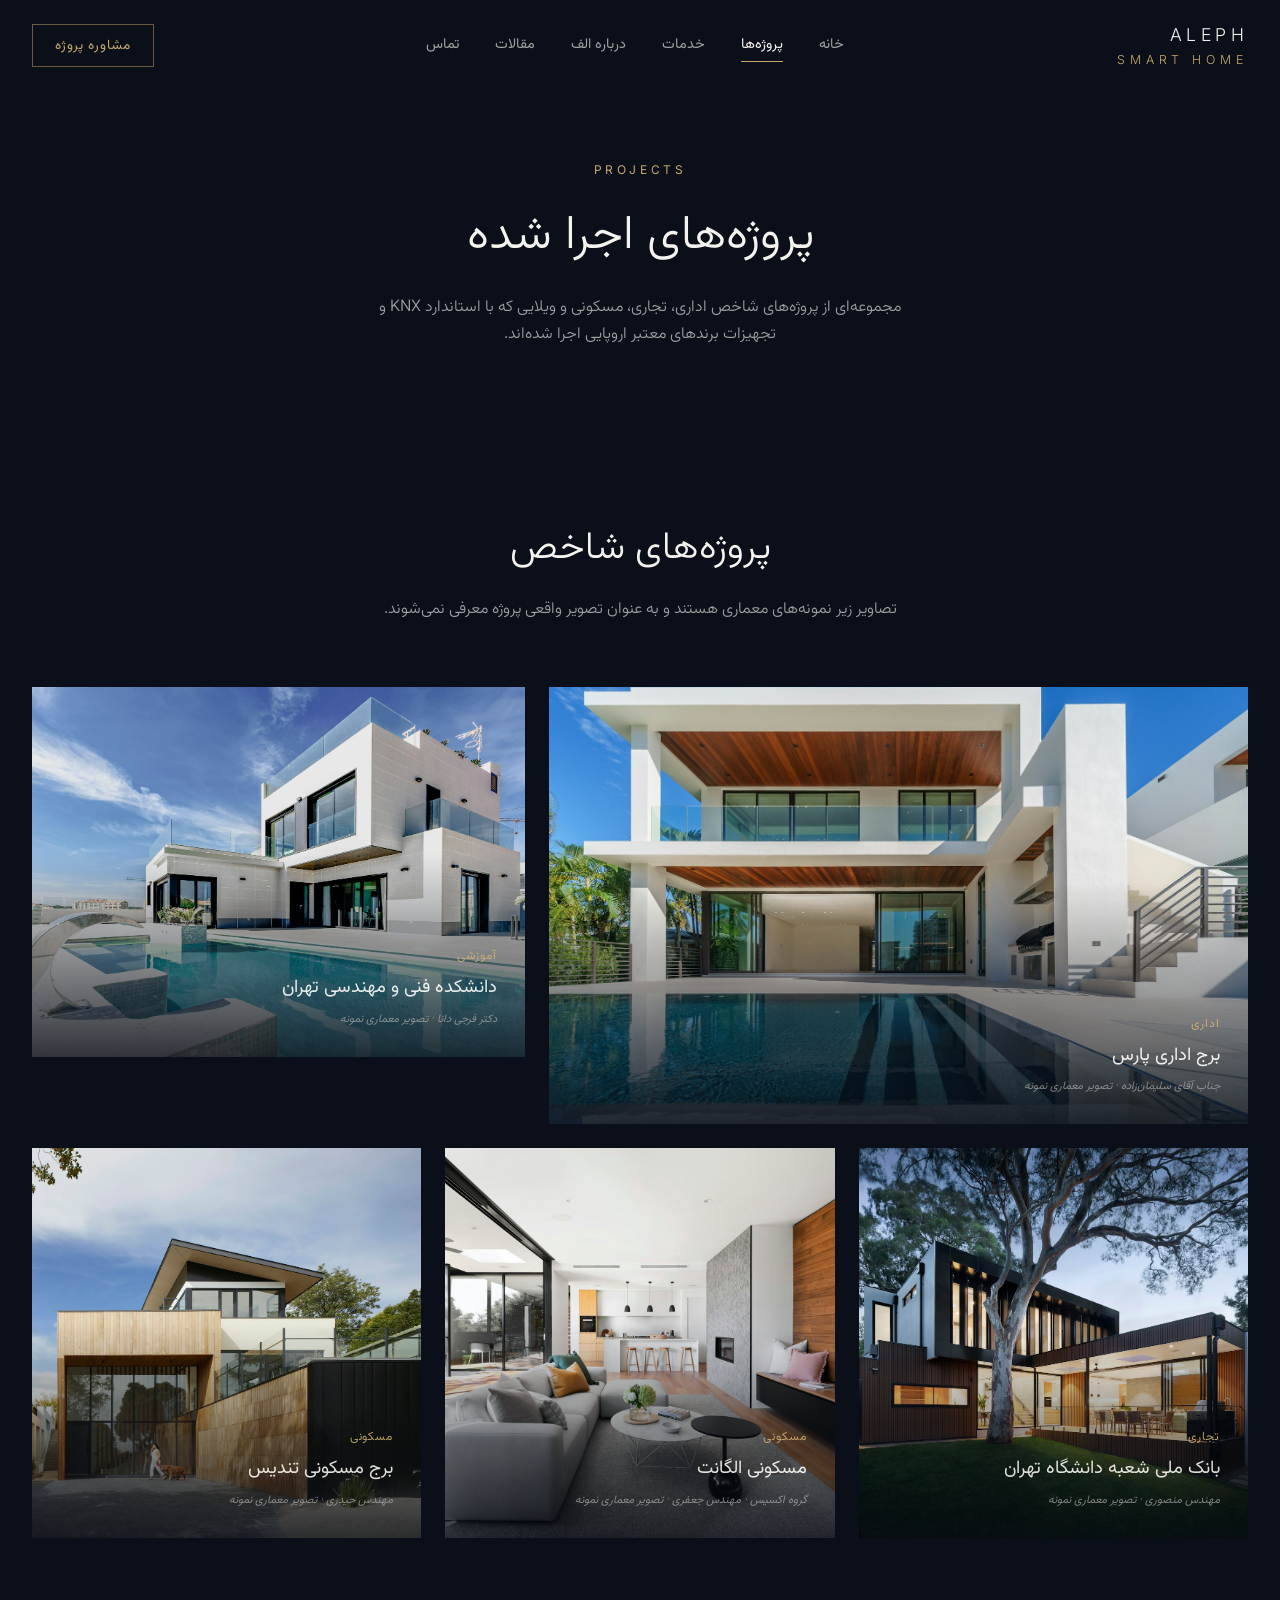
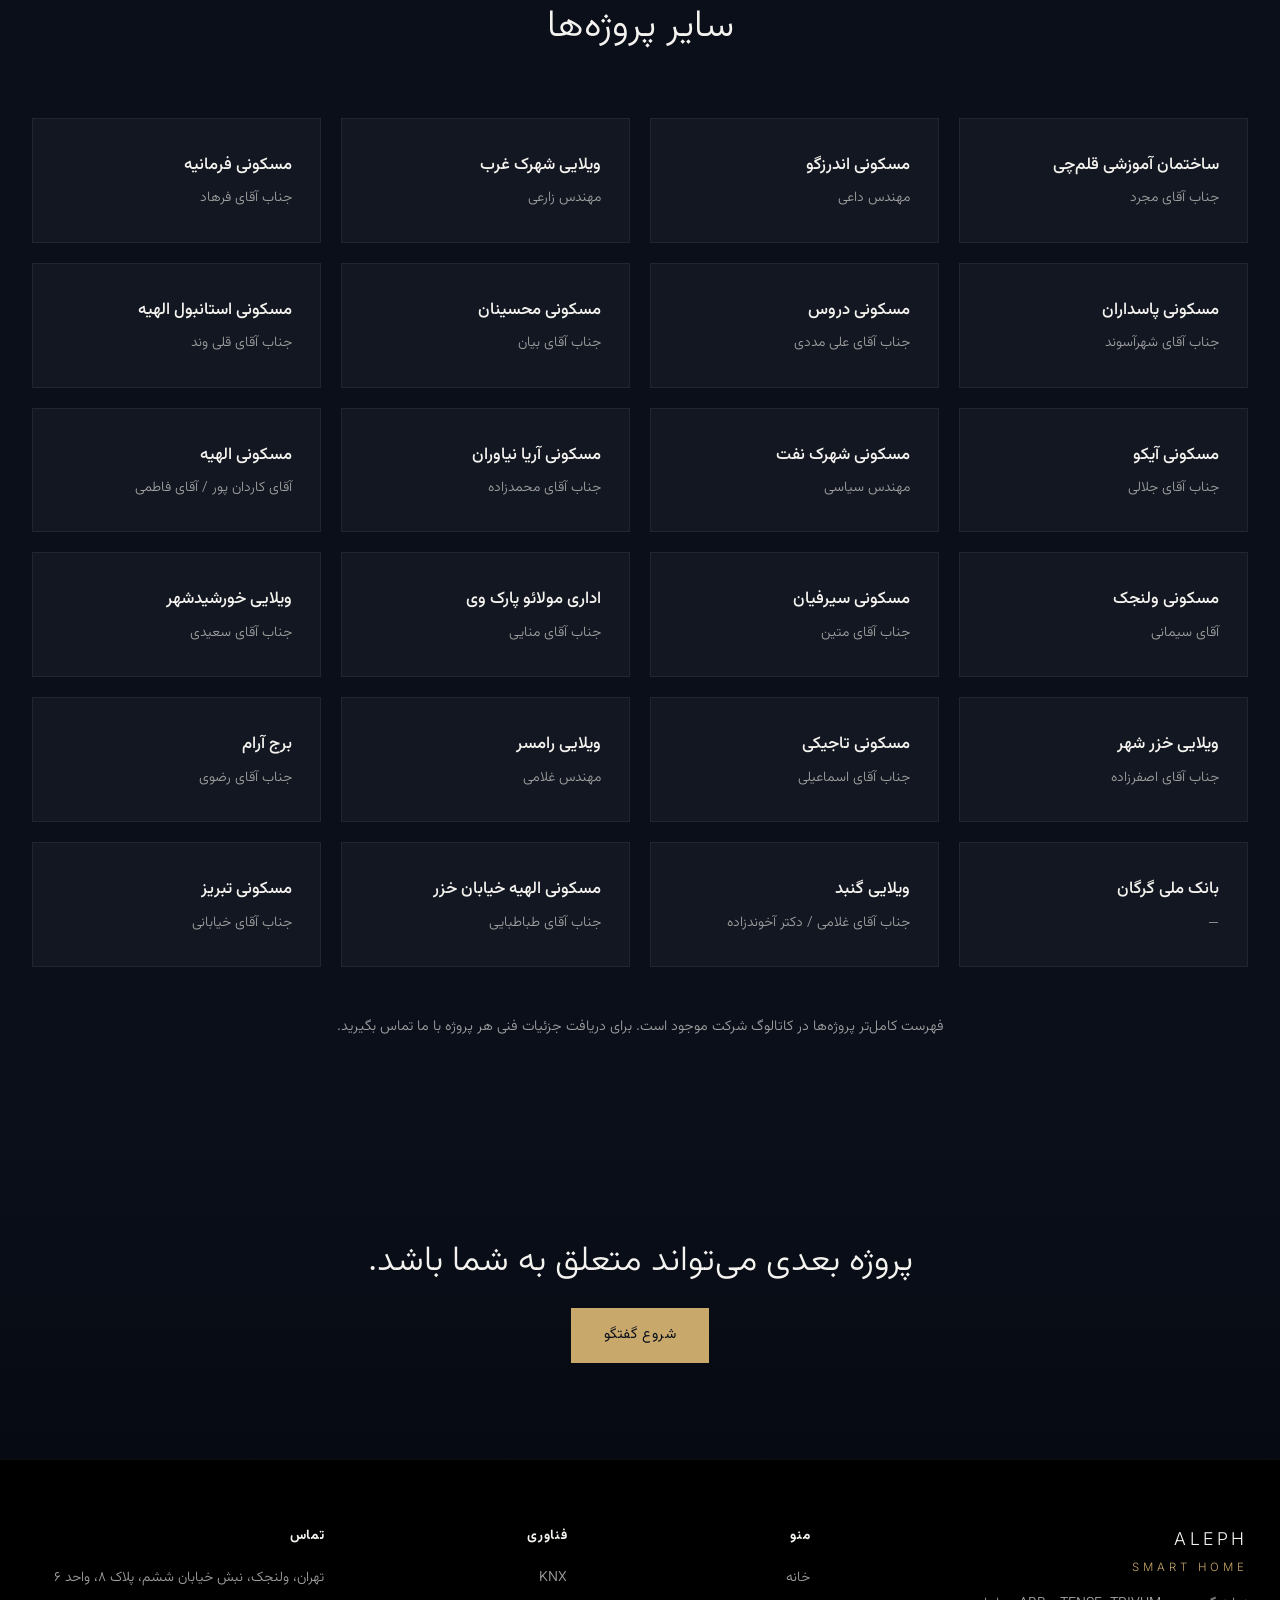
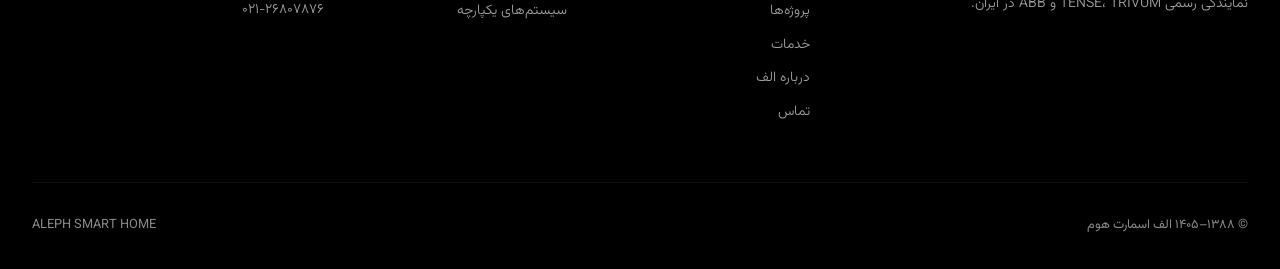
<file: projects.html>
<!DOCTYPE html>
<html lang="fa" dir="rtl">
<head>
  <meta charset="UTF-8">
  <meta name="viewport" content="width=device-width, initial-scale=1.0">
  <title>پروژه‌ها | الف اسمارت هوم — ALEPH SMART HOME</title>
  <meta name="description" content="پروژه‌های اجرا شده توسط الف اسمارت هوم: برج اداری پارس، دانشکده فنی تهران، بانک ملی، مسکونی الگانت، تندیس و بیش از ده‌ها پروژه مسکونی، اداری و ویلایی.">
  <link rel="canonical" href="https://alephsmarthome.ir/projects.html">
  <meta property="og:title" content="پروژه‌ها | الف اسمارت هوم">
  <meta property="og:description" content="پروژه‌های شاخص هوشمندسازی ساختمان با استاندارد KNX">
  <link rel="stylesheet" href="assets/css/main.css">
</head>
<body>
  <nav class="nav scrolled" id="main-nav" aria-label="منوی اصلی">
    <div class="nav-inner">
      <a href="index.html" class="nav-logo">ALEPH<span>SMART HOME</span></a>
      <div class="nav-links" id="nav-links">
        <a href="index.html">خانه</a>
        <a href="projects.html" class="active">پروژه‌ها</a>
        <a href="services.html">خدمات</a>
        <a href="about.html">درباره الف</a>
        <a href="articles.html">مقالات</a>
        <a href="contact.html">تماس</a>
      </div>
      <a href="contact.html" class="nav-cta">مشاوره پروژه</a>
      <button class="nav-toggle" id="nav-toggle" aria-label="باز کردن منو"><span></span><span></span><span></span></button>
    </div>
  </nav>

  <header class="page-hero">
    <div class="container">
      <span class="section-label">Projects</span>
      <h1>پروژه‌های اجرا شده</h1>
      <p>مجموعه‌ای از پروژه‌های شاخص اداری، تجاری، مسکونی و ویلایی که با استاندارد KNX و تجهیزات برندهای معتبر اروپایی اجرا شده‌اند.</p>
    </div>
  </header>

  <section class="section section-dark">
    <div class="container">
      <div class="section-header">
        <h2 class="section-title">پروژه‌های شاخص</h2>
        <p class="section-desc">تصاویر زیر نمونه‌های معماری هستند و به عنوان تصویر واقعی پروژه معرفی نمی‌شوند.</p>
      </div>

      <div class="projects-grid" style="margin-bottom:4rem;">
        <div class="project-card large" id="pars">
          <img src="assets/images/project-sample-1.jpg" alt="تصویر معماری نمونه — برج اداری پارس" loading="lazy">
          <div class="project-info">
            <span class="project-type">اداری</span>
            <h3 class="project-name">برج اداری پارس</h3>
            <p class="project-note">جناب آقای سلیمان‌زاده · تصویر معماری نمونه</p>
          </div>
        </div>
        <div class="project-card medium" id="tehuni">
          <img src="assets/images/project-sample-2.jpg" alt="تصویر معماری نمونه — دانشکده فنی" loading="lazy">
          <div class="project-info">
            <span class="project-type">آموزشی</span>
            <h3 class="project-name">دانشکده فنی و مهندسی تهران</h3>
            <p class="project-note">دکتر فرجی دانا · تصویر معماری نمونه</p>
          </div>
        </div>
        <div class="project-card small" id="bmi">
          <img src="assets/images/project-sample-3.jpg" alt="تصویر معماری نمونه — بانک ملی" loading="lazy">
          <div class="project-info">
            <span class="project-type">تجاری</span>
            <h3 class="project-name">بانک ملی شعبه دانشگاه تهران</h3>
            <p class="project-note">مهندس منصوری · تصویر معماری نمونه</p>
          </div>
        </div>
        <div class="project-card small" id="elegant">
          <img src="assets/images/project-sample-4.jpg" alt="تصویر معماری نمونه — الگانت" loading="lazy">
          <div class="project-info">
            <span class="project-type">مسکونی</span>
            <h3 class="project-name">مسکونی الگانت</h3>
            <p class="project-note">گروه اکسیس · مهندس جعفری · تصویر معماری نمونه</p>
          </div>
        </div>
        <div class="project-card small" id="tandis">
          <img src="assets/images/project-sample-5.jpg" alt="تصویر معماری نمونه — تندیس" loading="lazy">
          <div class="project-info">
            <span class="project-type">مسکونی</span>
            <h3 class="project-name">برج مسکونی تندیس</h3>
            <p class="project-note">مهندس حیدری · تصویر معماری نمونه</p>
          </div>
        </div>
      </div>

      <div class="section-header" style="margin-top:2rem;">
        <h2 class="section-title">سایر پروژه‌ها</h2>
      </div>

      <div style="display:grid;grid-template-columns:repeat(auto-fill,minmax(280px,1fr));gap:1.25rem;">
        <div class="service-card">
          <h3 class="service-title">ساختمان آموزشی قلم‌چی</h3>
          <p class="service-desc">جناب آقای مجرد</p>
        </div>
        <div class="service-card">
          <h3 class="service-title">مسکونی اندرزگو</h3>
          <p class="service-desc">مهندس داعی</p>
        </div>
        <div class="service-card">
          <h3 class="service-title">ویلایی شهرک غرب</h3>
          <p class="service-desc">مهندس زارعی</p>
        </div>
        <div class="service-card">
          <h3 class="service-title">مسکونی فرمانیه</h3>
          <p class="service-desc">جناب آقای فرهاد</p>
        </div>
        <div class="service-card">
          <h3 class="service-title">مسکونی پاسداران</h3>
          <p class="service-desc">جناب آقای شهرآسوند</p>
        </div>
        <div class="service-card">
          <h3 class="service-title">مسکونی دروس</h3>
          <p class="service-desc">جناب آقای علی مددی</p>
        </div>
        <div class="service-card">
          <h3 class="service-title">مسکونی محسینان</h3>
          <p class="service-desc">جناب آقای بیان</p>
        </div>
        <div class="service-card">
          <h3 class="service-title">مسکونی استانبول الهیه</h3>
          <p class="service-desc">جناب آقای قلی وند</p>
        </div>
        <div class="service-card">
          <h3 class="service-title">مسکونی آیکو</h3>
          <p class="service-desc">جناب آقای جلالی</p>
        </div>
        <div class="service-card">
          <h3 class="service-title">مسکونی شهرک نفت</h3>
          <p class="service-desc">مهندس سیاسی</p>
        </div>
        <div class="service-card">
          <h3 class="service-title">مسکونی آریا نیاوران</h3>
          <p class="service-desc">جناب آقای محمدزاده</p>
        </div>
        <div class="service-card">
          <h3 class="service-title">مسکونی الهیه</h3>
          <p class="service-desc">آقای کاردان پور / آقای فاطمی</p>
        </div>
        <div class="service-card">
          <h3 class="service-title">مسکونی ولنجک</h3>
          <p class="service-desc">آقای سیمانی</p>
        </div>
        <div class="service-card">
          <h3 class="service-title">مسکونی سیرفیان</h3>
          <p class="service-desc">جناب آقای متین</p>
        </div>
        <div class="service-card">
          <h3 class="service-title">اداری مولائو پارک وی</h3>
          <p class="service-desc">جناب آقای منایی</p>
        </div>
        <div class="service-card">
          <h3 class="service-title">ویلایی خورشیدشهر</h3>
          <p class="service-desc">جناب آقای سعیدی</p>
        </div>
        <div class="service-card">
          <h3 class="service-title">ویلایی خزر شهر</h3>
          <p class="service-desc">جناب آقای اصفرزاده</p>
        </div>
        <div class="service-card">
          <h3 class="service-title">مسکونی تاجیکی</h3>
          <p class="service-desc">جناب آقای اسماعیلی</p>
        </div>
        <div class="service-card">
          <h3 class="service-title">ویلایی رامسر</h3>
          <p class="service-desc">مهندس غلامی</p>
        </div>
        <div class="service-card">
          <h3 class="service-title">برج آرام</h3>
          <p class="service-desc">جناب آقای رضوی</p>
        </div>
        <div class="service-card">
          <h3 class="service-title">بانک ملی گرگان</h3>
          <p class="service-desc">—</p>
        </div>
        <div class="service-card">
          <h3 class="service-title">ویلایی گنبد</h3>
          <p class="service-desc">جناب آقای غلامی / دکتر آخوندزاده</p>
        </div>
        <div class="service-card">
          <h3 class="service-title">مسکونی الهیه خیابان خزر</h3>
          <p class="service-desc">جناب آقای طباطبایی</p>
        </div>
        <div class="service-card">
          <h3 class="service-title">مسکونی تبریز</h3>
          <p class="service-desc">جناب آقای خیابانی</p>
        </div>
      </div>

      <p style="margin-top:3rem;text-align:center;color:var(--text-secondary);font-size:0.9rem;font-weight:300;">
        فهرست کامل‌تر پروژه‌ها در کاتالوگ شرکت موجود است. برای دریافت جزئیات فنی هر پروژه با ما تماس بگیرید.
      </p>
    </div>
  </section>

  <section class="cta-section">
    <div class="container">
      <h2 class="cta-title">پروژه بعدی می‌تواند متعلق به شما باشد.</h2>
      <a href="contact.html" class="btn btn-primary">شروع گفتگو</a>
    </div>
  </section>

  <footer class="footer">
    <div class="container">
      <div class="footer-grid">
        <div>
          <div class="footer-brand">ALEPH<span>SMART HOME</span></div>
          <p class="footer-text">نمایندگی رسمی TENSE، TRIVUM و ABB در ایران.</p>
        </div>
        <div>
          <h4 class="footer-title">منو</h4>
          <div class="footer-links">
            <a href="index.html">خانه</a>
            <a href="projects.html">پروژه‌ها</a>
            <a href="services.html">خدمات</a>
            <a href="about.html">درباره الف</a>
            <a href="contact.html">تماس</a>
          </div>
        </div>
        <div>
          <h4 class="footer-title">فناوری</h4>
          <div class="footer-links">
            <a href="services.html#knx">KNX</a>
            <a href="services.html">سیستم‌های یکپارچه</a>
          </div>
        </div>
        <div class="footer-contact">
          <h4 class="footer-title">تماس</h4>
          <p>تهران، ولنجک، نبش خیابان ششم، پلاک ۸، واحد ۶</p>
          <p>۰۲۱-۲۶۸۰۷۸۷۶</p>
        </div>
      </div>
      <div class="footer-bottom">
        <span>© ۱۳۸۸–۱۴۰۵ الف اسمارت هوم</span>
        <span>ALEPH SMART HOME</span>
      </div>
    </div>
  </footer>
  <script src="assets/js/main.js" defer></script>
</body>
</html>
</file>
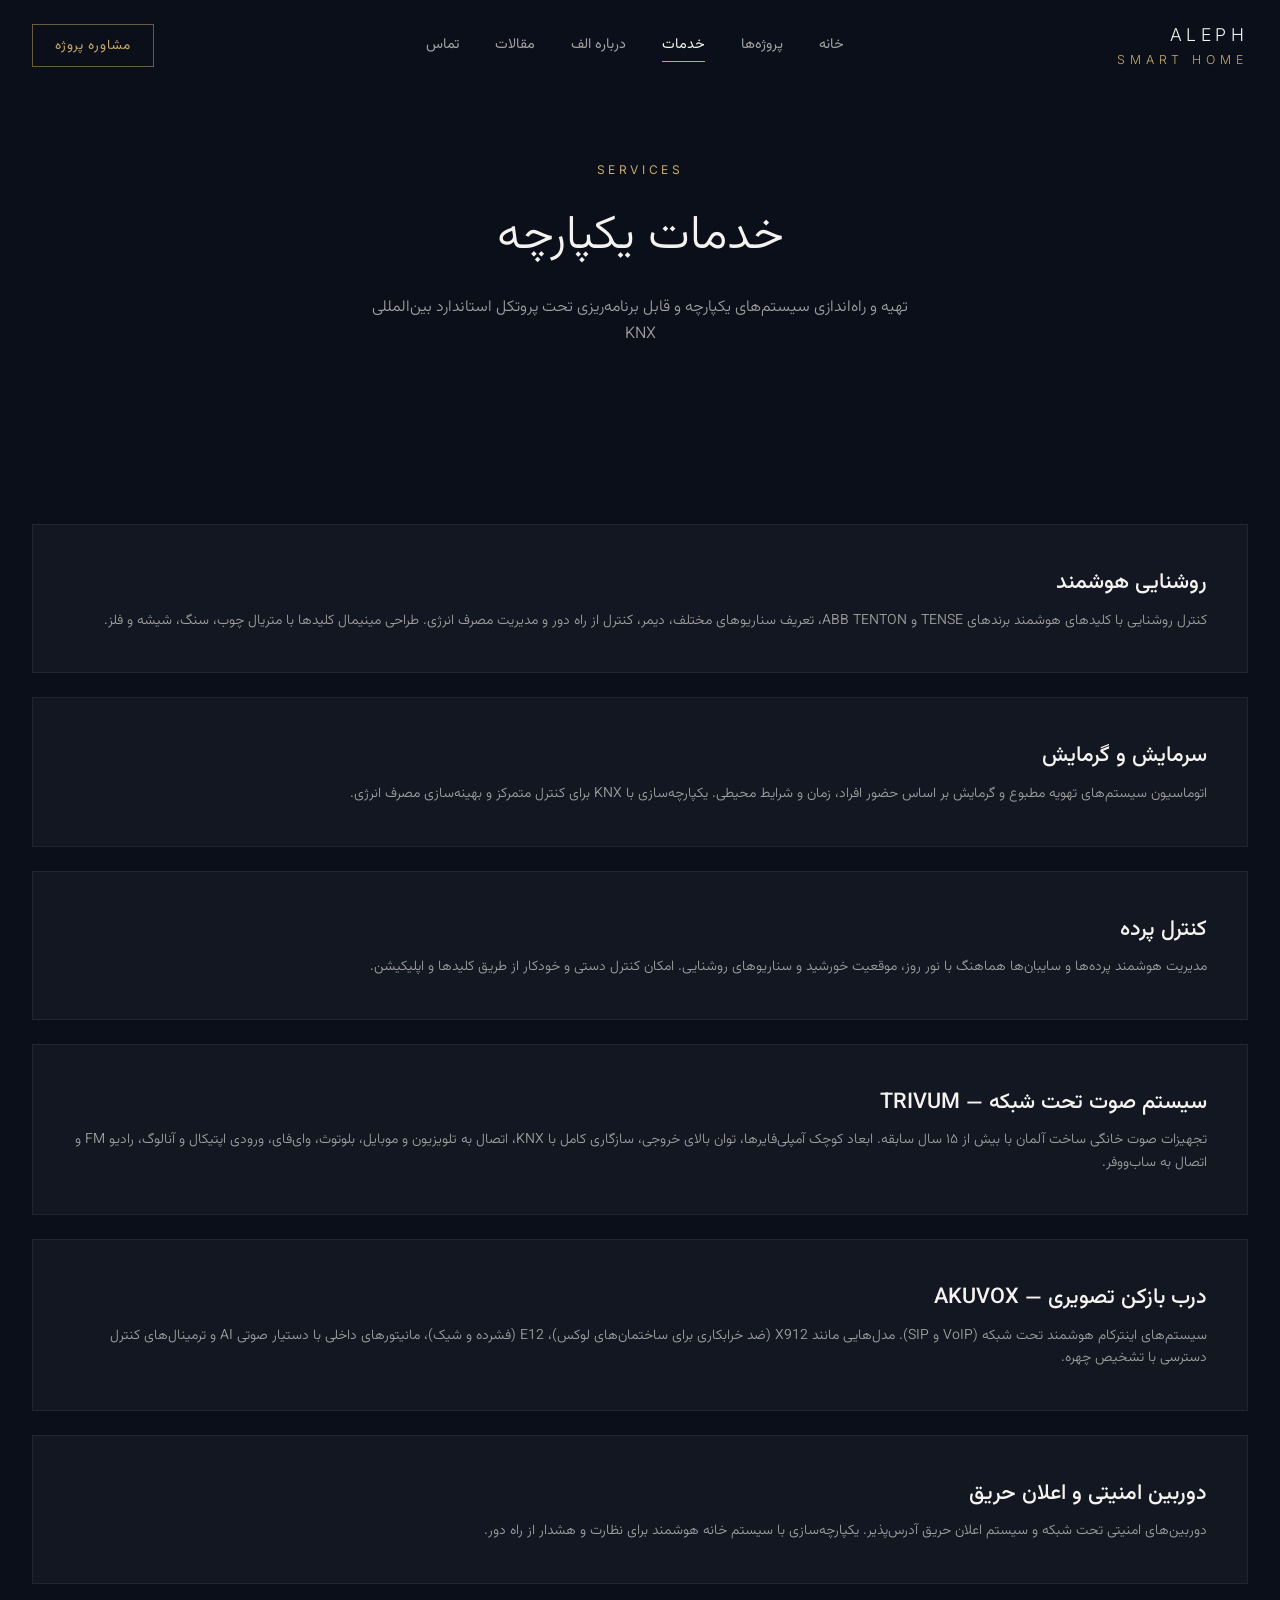
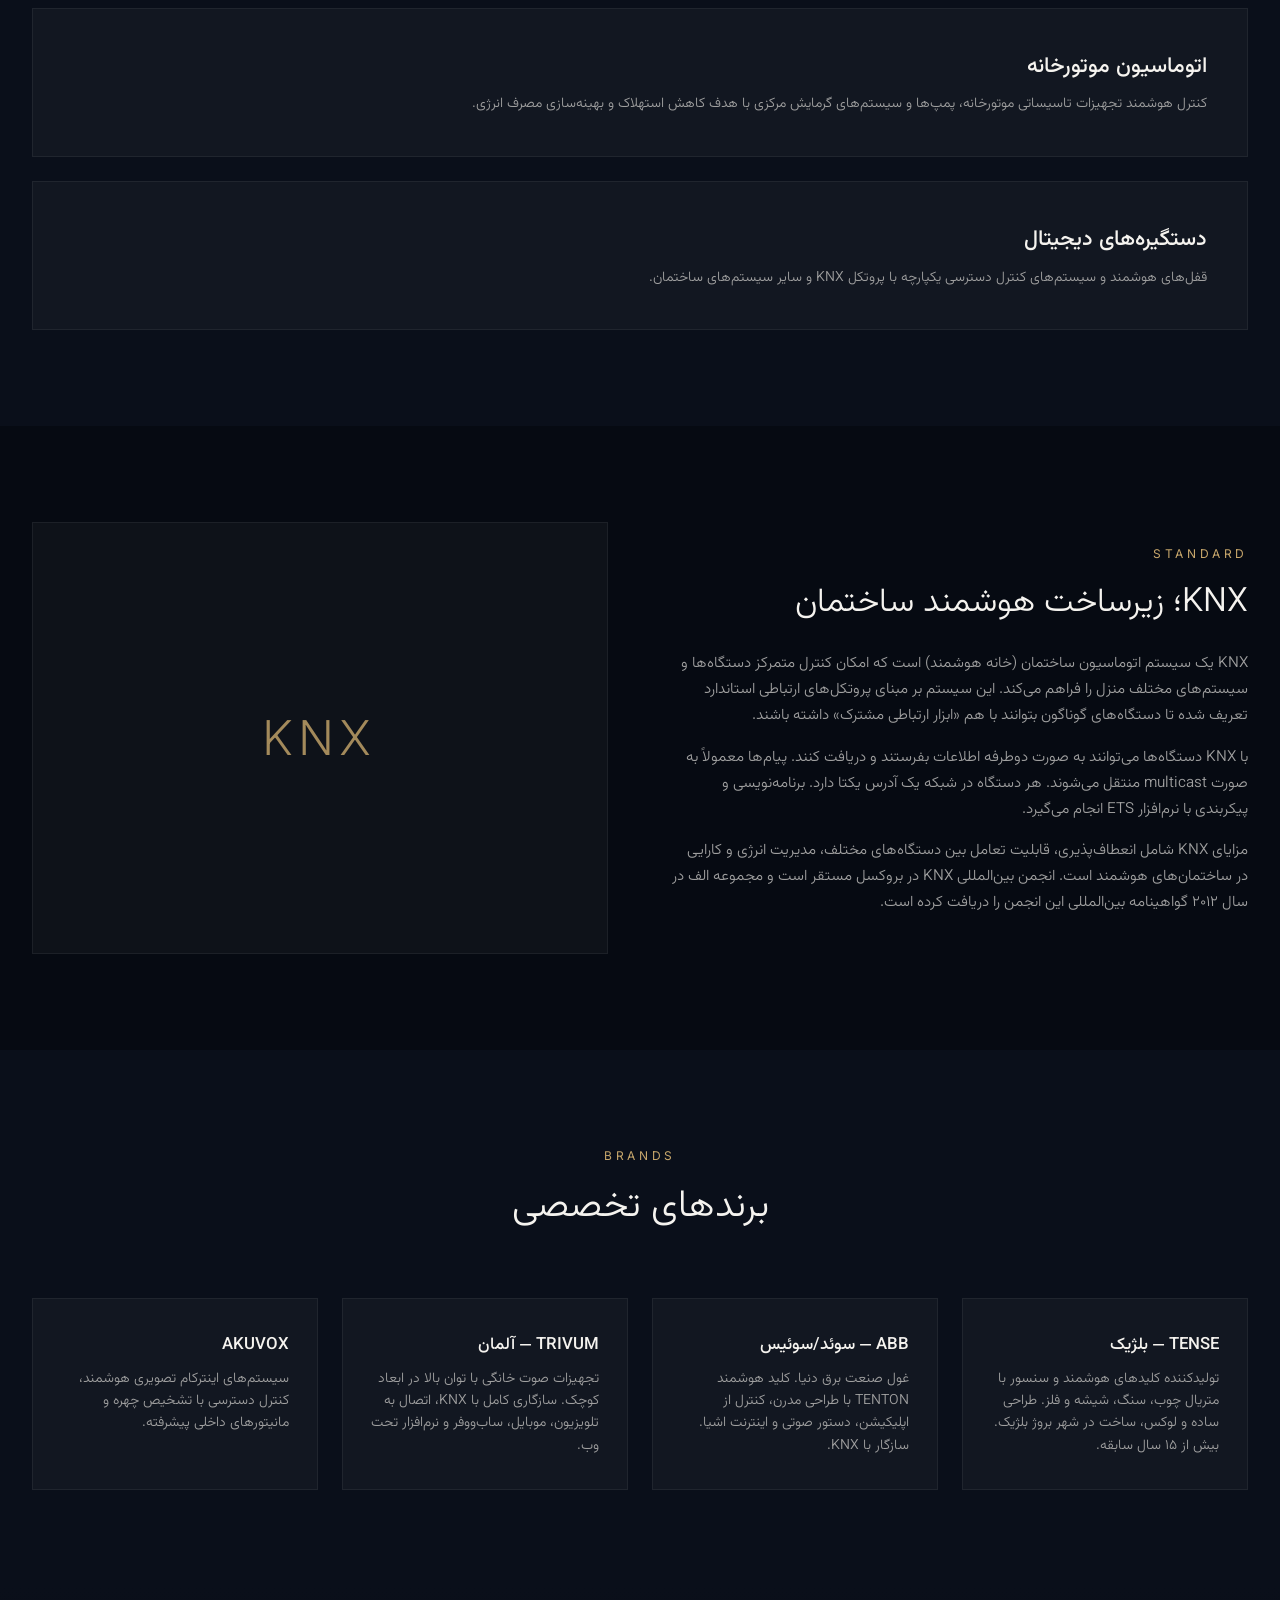
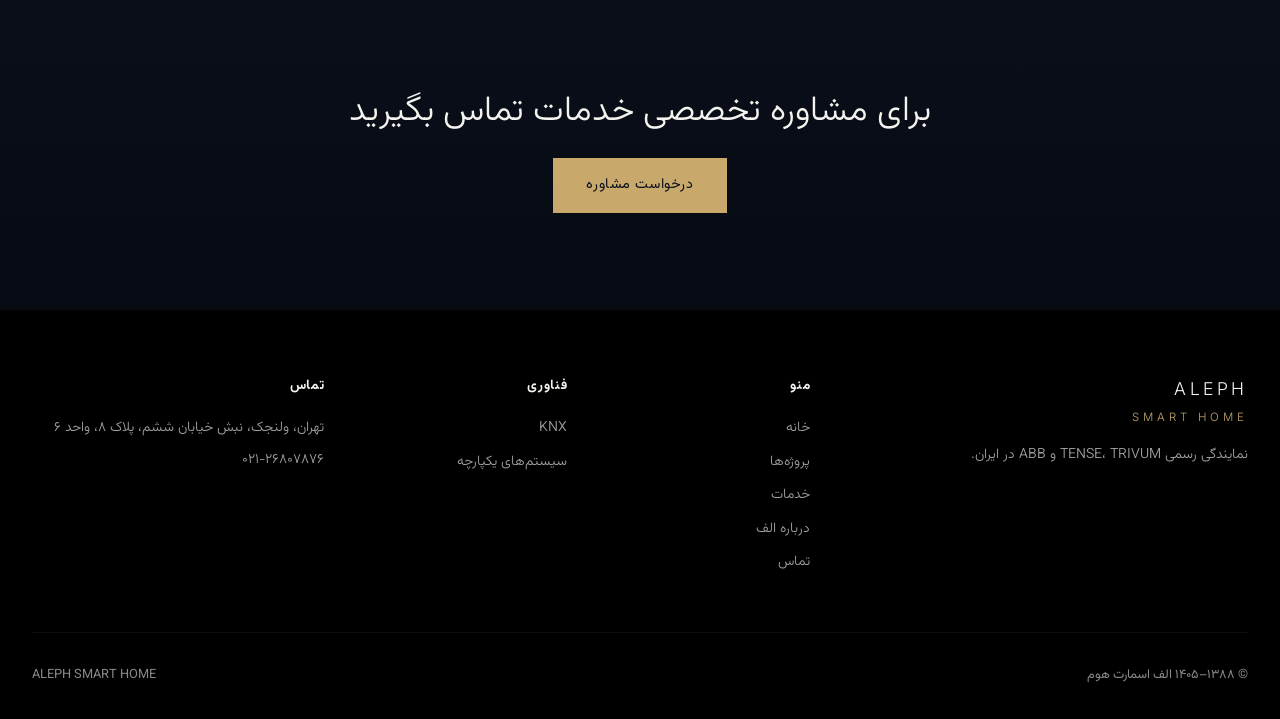
<file: services.html>
<!DOCTYPE html>
<html lang="fa" dir="rtl">
<head>
  <meta charset="UTF-8">
  <meta name="viewport" content="width=device-width, initial-scale=1.0">
  <title>خدمات | الف اسمارت هوم — هوشمندسازی ساختمان KNX</title>
  <meta name="description" content="خدمات هوشمندسازی ساختمان الف: روشنایی، سرمایش و گرمایش، کنترل پرده، صوت تحت شبکه، درب بازکن تصویری، اعلان حریق، دوربین امنیتی، اتوماسیون موتورخانه و دستگیره دیجیتال.">
  <link rel="canonical" href="https://alephsmarthome.ir/services.html">
  <link rel="stylesheet" href="assets/css/main.css">
</head>
<body>
  <nav class="nav scrolled" id="main-nav">
    <div class="nav-inner">
      <a href="index.html" class="nav-logo">ALEPH<span>SMART HOME</span></a>
      <div class="nav-links" id="nav-links">
        <a href="index.html">خانه</a>
        <a href="projects.html">پروژه‌ها</a>
        <a href="services.html" class="active">خدمات</a>
        <a href="about.html">درباره الف</a>
        <a href="articles.html">مقالات</a>
        <a href="contact.html">تماس</a>
      </div>
      <a href="contact.html" class="nav-cta">مشاوره پروژه</a>
      <button class="nav-toggle" id="nav-toggle" aria-label="منو"><span></span><span></span><span></span></button>
    </div>
  </nav>

  <header class="page-hero">
    <div class="container">
      <span class="section-label">Services</span>
      <h1>خدمات یکپارچه</h1>
      <p>تهیه و راه‌اندازی سیستم‌های یکپارچه و قابل برنامه‌ریزی تحت پروتکل استاندارد بین‌المللی KNX</p>
    </div>
  </header>

  <section class="section section-dark">
    <div class="container">
      <div class="services-grid" style="grid-template-columns:1fr;">
        <article class="service-card" id="lighting" style="padding:2.5rem;">
          <h2 class="service-title" style="font-size:1.35rem;">روشنایی هوشمند</h2>
          <p class="service-desc">کنترل روشنایی با کلیدهای هوشمند برندهای TENSE و ABB TENTON، تعریف سناریوهای مختلف، دیمر، کنترل از راه دور و مدیریت مصرف انرژی. طراحی مینیمال کلیدها با متریال چوب، سنگ، شیشه و فلز.</p>
        </article>
        <article class="service-card" id="hvac" style="padding:2.5rem;">
          <h2 class="service-title" style="font-size:1.35rem;">سرمایش و گرمایش</h2>
          <p class="service-desc">اتوماسیون سیستم‌های تهویه مطبوع و گرمایش بر اساس حضور افراد، زمان و شرایط محیطی. یکپارچه‌سازی با KNX برای کنترل متمرکز و بهینه‌سازی مصرف انرژی.</p>
        </article>
        <article class="service-card" id="curtain" style="padding:2.5rem;">
          <h2 class="service-title" style="font-size:1.35rem;">کنترل پرده</h2>
          <p class="service-desc">مدیریت هوشمند پرده‌ها و سایبان‌ها هماهنگ با نور روز، موقعیت خورشید و سناریوهای روشنایی. امکان کنترل دستی و خودکار از طریق کلیدها و اپلیکیشن.</p>
        </article>
        <article class="service-card" id="audio" style="padding:2.5rem;">
          <h2 class="service-title" style="font-size:1.35rem;">سیستم صوت تحت شبکه — TRIVUM</h2>
          <p class="service-desc">تجهیزات صوت خانگی ساخت آلمان با بیش از ۱۵ سال سابقه. ابعاد کوچک آمپلی‌فایرها، توان بالای خروجی، سازگاری کامل با KNX، اتصال به تلویزیون و موبایل، بلوتوث، وای‌فای، ورودی اپتیکال و آنالوگ، رادیو FM و اتصال به ساب‌ووفر.</p>
        </article>
        <article class="service-card" id="intercom" style="padding:2.5rem;">
          <h2 class="service-title" style="font-size:1.35rem;">درب بازکن تصویری — AKUVOX</h2>
          <p class="service-desc">سیستم‌های اینترکام هوشمند تحت شبکه (VoIP و SIP). مدل‌هایی مانند X912 (ضد خرابکاری برای ساختمان‌های لوکس)، E12 (فشرده و شیک)، مانیتورهای داخلی با دستیار صوتی AI و ترمینال‌های کنترل دسترسی با تشخیص چهره.</p>
        </article>
        <article class="service-card" id="security" style="padding:2.5rem;">
          <h2 class="service-title" style="font-size:1.35rem;">دوربین امنیتی و اعلان حریق</h2>
          <p class="service-desc">دوربین‌های امنیتی تحت شبکه و سیستم اعلان حریق آدرس‌پذیر. یکپارچه‌سازی با سیستم خانه هوشمند برای نظارت و هشدار از راه دور.</p>
        </article>
        <article class="service-card" id="boiler" style="padding:2.5rem;">
          <h2 class="service-title" style="font-size:1.35rem;">اتوماسیون موتورخانه</h2>
          <p class="service-desc">کنترل هوشمند تجهیزات تاسیساتی موتورخانه، پمپ‌ها و سیستم‌های گرمایش مرکزی با هدف کاهش استهلاک و بهینه‌سازی مصرف انرژی.</p>
        </article>
        <article class="service-card" id="locks" style="padding:2.5rem;">
          <h2 class="service-title" style="font-size:1.35rem;">دستگیره‌های دیجیتال</h2>
          <p class="service-desc">قفل‌های هوشمند و سیستم‌های کنترل دسترسی یکپارچه با پروتکل KNX و سایر سیستم‌های ساختمان.</p>
        </article>
      </div>
    </div>
  </section>

  <section class="section section-deeper" id="knx">
    <div class="container">
      <div class="knx-section">
        <div class="knx-content">
          <span class="section-label">Standard</span>
          <h2>KNX؛ زیرساخت هوشمند ساختمان</h2>
          <p>KNX یک سیستم اتوماسیون ساختمان (خانه هوشمند) است که امکان کنترل متمرکز دستگاه‌ها و سیستم‌های مختلف منزل را فراهم می‌کند. این سیستم بر مبنای پروتکل‌های ارتباطی استاندارد تعریف شده تا دستگاه‌های گوناگون بتوانند با هم «ابزار ارتباطی مشترک» داشته باشند.</p>
          <p>با KNX دستگاه‌ها می‌توانند به صورت دوطرفه اطلاعات بفرستند و دریافت کنند. پیام‌ها معمولاً به صورت multicast منتقل می‌شوند. هر دستگاه در شبکه یک آدرس یکتا دارد. برنامه‌نویسی و پیکربندی با نرم‌افزار ETS انجام می‌گیرد.</p>
          <p>مزایای KNX شامل انعطاف‌پذیری، قابلیت تعامل بین دستگاه‌های مختلف، مدیریت انرژی و کارایی در ساختمان‌های هوشمند است. انجمن بین‌المللی KNX در بروکسل مستقر است و مجموعه الف در سال ۲۰۱۲ گواهینامه بین‌المللی این انجمن را دریافت کرده است.</p>
        </div>
        <div class="knx-visual">
          <span class="knx-badge">KNX</span>
        </div>
      </div>
    </div>
  </section>

  <section class="section section-dark">
    <div class="container">
      <div class="section-header">
        <span class="section-label">Brands</span>
        <h2 class="section-title">برندهای تخصصی</h2>
      </div>
      <div class="services-grid">
        <div class="service-card">
          <h3 class="service-title">TENSE — بلژیک</h3>
          <p class="service-desc">تولیدکننده کلیدهای هوشمند و سنسور با متریال چوب، سنگ، شیشه و فلز. طراحی ساده و لوکس، ساخت در شهر بروژ بلژیک. بیش از ۱۵ سال سابقه.</p>
        </div>
        <div class="service-card">
          <h3 class="service-title">ABB — سوئد/سوئیس</h3>
          <p class="service-desc">غول صنعت برق دنیا. کلید هوشمند TENTON با طراحی مدرن، کنترل از اپلیکیشن، دستور صوتی و اینترنت اشیا. سازگار با KNX.</p>
        </div>
        <div class="service-card">
          <h3 class="service-title">TRIVUM — آلمان</h3>
          <p class="service-desc">تجهیزات صوت خانگی با توان بالا در ابعاد کوچک. سازگاری کامل با KNX، اتصال به تلویزیون، موبایل، ساب‌ووفر و نرم‌افزار تحت وب.</p>
        </div>
        <div class="service-card">
          <h3 class="service-title">AKUVOX</h3>
          <p class="service-desc">سیستم‌های اینترکام تصویری هوشمند، کنترل دسترسی با تشخیص چهره و مانیتورهای داخلی پیشرفته.</p>
        </div>
      </div>
    </div>
  </section>

  <section class="cta-section">
    <div class="container">
      <h2 class="cta-title">برای مشاوره تخصصی خدمات تماس بگیرید</h2>
      <a href="contact.html" class="btn btn-primary">درخواست مشاوره</a>
    </div>
  </section>

  <footer class="footer">
    <div class="container">
      <div class="footer-grid">
        <div>
          <div class="footer-brand">ALEPH<span>SMART HOME</span></div>
          <p class="footer-text">نمایندگی رسمی TENSE، TRIVUM و ABB در ایران.</p>
        </div>
        <div>
          <h4 class="footer-title">منو</h4>
          <div class="footer-links">
            <a href="index.html">خانه</a>
            <a href="projects.html">پروژه‌ها</a>
            <a href="services.html">خدمات</a>
            <a href="about.html">درباره الف</a>
            <a href="contact.html">تماس</a>
          </div>
        </div>
        <div>
          <h4 class="footer-title">فناوری</h4>
          <div class="footer-links">
            <a href="#knx">KNX</a>
            <a href="services.html">سیستم‌های یکپارچه</a>
          </div>
        </div>
        <div class="footer-contact">
          <h4 class="footer-title">تماس</h4>
          <p>تهران، ولنجک، نبش خیابان ششم، پلاک ۸، واحد ۶</p>
          <p>۰۲۱-۲۶۸۰۷۸۷۶</p>
        </div>
      </div>
      <div class="footer-bottom">
        <span>© ۱۳۸۸–۱۴۰۵ الف اسمارت هوم</span>
        <span>ALEPH SMART HOME</span>
      </div>
    </div>
  </footer>
  <script src="assets/js/main.js" defer></script>
</body>
</html>
</file>
<file: assets/css/main.css>
/* ALEPH SMART HOME - Luxury Minimal Architectural Design */
/* Fonts */
@import url('https://fonts.googleapis.com/css2?family=Vazirmatn:wght@300;400;500;600;700&display=swap');
@import url('https://fonts.googleapis.com/css2?family=Inter:wght@300;400;500;600&display=swap');

:root {
  --navy: #0a0f1a;
  --navy-deep: #060a12;
  --black: #000000;
  --off-white: #f5f3ef;
  --warm-gold: #c9a86c;
  --gold-accent: #b8954a;
  --gray-muted: #8a8a8a;
  --gray-light: #e8e6e1;
  --text-primary: #f5f3ef;
  --text-secondary: #a0a0a0;
  --glass: rgba(10, 15, 26, 0.75);
  --transition: 0.4s cubic-bezier(0.25, 0.1, 0.25, 1);
  --font-fa: 'Vazirmatn', system-ui, sans-serif;
  --font-en: 'Inter', system-ui, sans-serif;
}

*, *::before, *::after {
  box-sizing: border-box;
  margin: 0;
  padding: 0;
}

html {
  scroll-behavior: smooth;
  font-size: 16px;
}

body {
  font-family: var(--font-fa);
  background-color: var(--navy-deep);
  color: var(--text-primary);
  line-height: 1.7;
  overflow-x: hidden;
  direction: rtl;
  -webkit-font-smoothing: antialiased;
}

img, video {
  max-width: 100%;
  height: auto;
  display: block;
}

a {
  color: inherit;
  text-decoration: none;
  transition: color var(--transition);
}

ul, ol {
  list-style: none;
}

button {
  font-family: inherit;
  cursor: pointer;
  border: none;
  background: none;
}

/* ========== LOADER ========== */
.loader {
  position: fixed;
  inset: 0;
  z-index: 9999;
  background: var(--navy-deep);
  display: flex;
  flex-direction: column;
  align-items: center;
  justify-content: center;
  transition: opacity 0.8s ease, visibility 0.8s ease;
}

.loader.hidden {
  opacity: 0;
  visibility: hidden;
  pointer-events: none;
}

.loader-logo {
  font-family: var(--font-en);
  font-weight: 300;
  letter-spacing: 0.35em;
  font-size: clamp(1.5rem, 4vw, 2.5rem);
  color: var(--off-white);
  text-align: center;
  margin-bottom: 0.5rem;
}

.loader-logo span {
  display: block;
  font-size: 0.55em;
  letter-spacing: 0.5em;
  margin-top: 0.4rem;
  color: var(--warm-gold);
}

.loader-text {
  font-size: 0.85rem;
  color: var(--gray-muted);
  margin: 1.5rem 0 2rem;
  font-weight: 300;
}

.progress-container {
  width: min(280px, 70vw);
  height: 1px;
  background: rgba(255,255,255,0.1);
  position: relative;
  overflow: hidden;
}

.progress-bar {
  height: 100%;
  background: var(--warm-gold);
  width: 0%;
  transition: width 0.3s ease;
}

.progress-percent {
  font-family: var(--font-en);
  font-size: 0.7rem;
  color: var(--gray-muted);
  margin-top: 0.75rem;
  letter-spacing: 0.1em;
}

/* ========== NAVIGATION ========== */
.nav {
  position: fixed;
  top: 0;
  left: 0;
  right: 0;
  z-index: 1000;
  padding: 1.25rem 0;
  transition: background var(--transition), backdrop-filter var(--transition), padding var(--transition);
}

.nav.scrolled {
  background: var(--glass);
  backdrop-filter: blur(16px);
  -webkit-backdrop-filter: blur(16px);
  padding: 0.9rem 0;
  border-bottom: 1px solid rgba(255,255,255,0.05);
}

.nav-inner {
  max-width: 1400px;
  margin: 0 auto;
  padding: 0 2rem;
  display: flex;
  align-items: center;
  justify-content: space-between;
}

.nav-logo {
  font-family: var(--font-en);
  font-weight: 300;
  letter-spacing: 0.25em;
  font-size: 1.1rem;
  color: var(--off-white);
}

.nav-logo span {
  color: var(--warm-gold);
  font-size: 0.7em;
  display: block;
  letter-spacing: 0.4em;
}

.nav-links {
  display: flex;
  align-items: center;
  gap: 2.25rem;
}

.nav-links a {
  font-size: 0.9rem;
  font-weight: 400;
  color: var(--text-secondary);
  position: relative;
  padding: 0.25rem 0;
}

.nav-links a:hover,
.nav-links a.active {
  color: var(--off-white);
}

.nav-links a::after {
  content: '';
  position: absolute;
  bottom: 0;
  right: 0;
  width: 0;
  height: 1px;
  background: var(--warm-gold);
  transition: width var(--transition);
}

.nav-links a:hover::after,
.nav-links a.active::after {
  width: 100%;
}

.nav-cta {
  background: transparent;
  border: 1px solid rgba(201, 168, 108, 0.5);
  color: var(--warm-gold);
  padding: 0.55rem 1.4rem;
  font-size: 0.85rem;
  letter-spacing: 0.05em;
  transition: all var(--transition);
}

.nav-cta:hover {
  background: var(--warm-gold);
  color: var(--navy);
  border-color: var(--warm-gold);
}

.nav-toggle {
  display: none;
  flex-direction: column;
  gap: 6px;
  width: 28px;
  cursor: pointer;
}

.nav-toggle span {
  height: 1.5px;
  background: var(--off-white);
  transition: var(--transition);
}

/* ========== HERO ========== */
.hero {
  position: relative;
  height: 100vh;
  min-height: 600px;
  overflow: hidden;
  display: flex;
  align-items: center;
  justify-content: center;
}

.hero-video-wrap {
  position: absolute;
  inset: 0;
  z-index: 0;
}

.hero-video {
  width: 100%;
  height: 100%;
  object-fit: cover;
  opacity: 0;
  transition: opacity 1.2s ease;
}

.hero-video.ready {
  opacity: 1;
}

.hero-poster {
  position: absolute;
  inset: 0;
  width: 100%;
  height: 100%;
  object-fit: cover;
  z-index: 0;
}

.hero-overlay {
  position: absolute;
  inset: 0;
  background: linear-gradient(
    to bottom,
    rgba(6, 10, 18, 0.35) 0%,
    rgba(6, 10, 18, 0.55) 50%,
    rgba(6, 10, 18, 0.85) 100%
  );
  z-index: 1;
}

.hero-content {
  position: relative;
  z-index: 2;
  text-align: center;
  padding: 0 1.5rem;
  max-width: 900px;
}

.hero-title {
  font-size: clamp(1.8rem, 5vw, 3.2rem);
  font-weight: 300;
  line-height: 1.4;
  margin-bottom: 1rem;
  letter-spacing: -0.02em;
}

.hero-subtitle {
  font-size: clamp(0.95rem, 2vw, 1.15rem);
  color: var(--text-secondary);
  font-weight: 300;
  margin-bottom: 2.5rem;
  max-width: 520px;
  margin-left: auto;
  margin-right: auto;
}

.hero-ctas {
  display: flex;
  gap: 1rem;
  justify-content: center;
  flex-wrap: wrap;
}

.btn {
  display: inline-flex;
  align-items: center;
  justify-content: center;
  padding: 0.9rem 2rem;
  font-size: 0.9rem;
  letter-spacing: 0.04em;
  transition: all var(--transition);
  border: 1px solid transparent;
}

.btn-primary {
  background: var(--warm-gold);
  color: var(--navy);
  border-color: var(--warm-gold);
}

.btn-primary:hover {
  background: transparent;
  color: var(--warm-gold);
}

.btn-outline {
  background: transparent;
  color: var(--off-white);
  border-color: rgba(255,255,255,0.35);
}

.btn-outline:hover {
  border-color: var(--warm-gold);
  color: var(--warm-gold);
}

/* ========== SECTIONS ========== */
.section {
  padding: 6rem 0;
}

.section-dark {
  background: var(--navy);
}

.section-deeper {
  background: var(--navy-deep);
}

.container {
  max-width: 1280px;
  margin: 0 auto;
  padding: 0 2rem;
}

.section-header {
  text-align: center;
  margin-bottom: 4rem;
}

.section-label {
  font-family: var(--font-en);
  font-size: 0.75rem;
  letter-spacing: 0.3em;
  color: var(--warm-gold);
  text-transform: uppercase;
  margin-bottom: 1rem;
  display: block;
}

.section-title {
  font-size: clamp(1.6rem, 3.5vw, 2.4rem);
  font-weight: 300;
  line-height: 1.35;
  max-width: 700px;
  margin: 0 auto;
}

.section-desc {
  margin-top: 1.25rem;
  color: var(--text-secondary);
  font-weight: 300;
  max-width: 560px;
  margin-left: auto;
  margin-right: auto;
  font-size: 1rem;
}

/* ========== INTRO ========== */
.intro {
  text-align: center;
  padding: 5rem 0 4rem;
}

.intro-text {
  font-size: clamp(1.1rem, 2.2vw, 1.4rem);
  font-weight: 300;
  line-height: 1.8;
  max-width: 720px;
  margin: 0 auto;
  color: var(--text-secondary);
}

.intro-text strong {
  color: var(--off-white);
  font-weight: 400;
}

/* ========== PROJECTS GRID ========== */
.projects-grid {
  display: grid;
  grid-template-columns: repeat(12, 1fr);
  gap: 1.5rem;
}

.project-card {
  position: relative;
  overflow: hidden;
  background: var(--navy);
  aspect-ratio: 4/3;
}

.project-card.large {
  grid-column: span 7;
  aspect-ratio: 16/10;
}

.project-card.medium {
  grid-column: span 5;
}

.project-card.small {
  grid-column: span 4;
  aspect-ratio: 1/1;
}

.project-card img {
  width: 100%;
  height: 100%;
  object-fit: cover;
  transition: transform 1.2s cubic-bezier(0.25, 0.1, 0.25, 1);
}

.project-card:hover img {
  transform: scale(1.05);
}

.project-info {
  position: absolute;
  inset: 0;
  background: linear-gradient(to top, rgba(6,10,18,0.9) 0%, transparent 55%);
  display: flex;
  flex-direction: column;
  justify-content: flex-end;
  padding: 1.75rem;
  opacity: 0.9;
  transition: opacity var(--transition);
}

.project-card:hover .project-info {
  opacity: 1;
}

.project-type {
  font-size: 0.75rem;
  color: var(--warm-gold);
  letter-spacing: 0.08em;
  margin-bottom: 0.35rem;
}

.project-name {
  font-size: 1.15rem;
  font-weight: 400;
}

.project-note {
  font-size: 0.7rem;
  color: var(--gray-muted);
  margin-top: 0.4rem;
  font-style: italic;
}

/* ========== PHILOSOPHY ========== */
.philosophy {
  position: relative;
  overflow: hidden;
}

.philosophy-bg {
  position: absolute;
  font-family: var(--font-fa);
  font-size: clamp(12rem, 30vw, 22rem);
  font-weight: 700;
  color: rgba(255,255,255,0.03);
  top: 50%;
  left: 50%;
  transform: translate(-50%, -50%);
  pointer-events: none;
  user-select: none;
  line-height: 1;
}

.philosophy-content {
  position: relative;
  max-width: 680px;
  margin: 0 auto;
  text-align: center;
}

.philosophy-quote {
  font-size: clamp(1.15rem, 2.5vw, 1.45rem);
  font-weight: 300;
  line-height: 1.9;
  color: var(--text-secondary);
  margin-bottom: 2rem;
}

.philosophy-quote em {
  color: var(--off-white);
  font-style: normal;
}

/* ========== SERVICES ========== */
.services-grid {
  display: grid;
  grid-template-columns: repeat(auto-fill, minmax(260px, 1fr));
  gap: 1.5rem;
}

.service-card {
  background: rgba(255,255,255,0.03);
  border: 1px solid rgba(255,255,255,0.06);
  padding: 2rem 1.75rem;
  transition: border-color var(--transition), background var(--transition);
}

.service-card:hover {
  border-color: rgba(201, 168, 108, 0.3);
  background: rgba(255,255,255,0.05);
}

.service-icon {
  width: 40px;
  height: 40px;
  margin-bottom: 1.25rem;
  opacity: 0.7;
}

.service-title {
  font-size: 1.05rem;
  font-weight: 500;
  margin-bottom: 0.5rem;
}

.service-desc {
  font-size: 0.875rem;
  color: var(--text-secondary);
  font-weight: 300;
  line-height: 1.6;
}

/* ========== KNX ========== */
.knx-section {
  display: grid;
  grid-template-columns: 1fr 1fr;
  gap: 4rem;
  align-items: center;
}

.knx-content h2 {
  font-size: clamp(1.5rem, 3vw, 2.1rem);
  font-weight: 300;
  margin-bottom: 1.5rem;
  line-height: 1.4;
}

.knx-content p {
  color: var(--text-secondary);
  font-weight: 300;
  margin-bottom: 1rem;
  font-size: 0.95rem;
}

.knx-features {
  display: grid;
  grid-template-columns: 1fr 1fr;
  gap: 1rem;
  margin-top: 2rem;
}

.knx-feature {
  display: flex;
  align-items: flex-start;
  gap: 0.75rem;
  font-size: 0.9rem;
  color: var(--text-secondary);
}

.knx-feature::before {
  content: '';
  width: 6px;
  height: 6px;
  background: var(--warm-gold);
  border-radius: 50%;
  margin-top: 0.55rem;
  flex-shrink: 0;
}

.knx-visual {
  aspect-ratio: 4/3;
  background: rgba(255,255,255,0.03);
  border: 1px solid rgba(255,255,255,0.06);
  display: flex;
  align-items: center;
  justify-content: center;
  position: relative;
  overflow: hidden;
}

.knx-badge {
  font-family: var(--font-en);
  font-size: 3rem;
  font-weight: 300;
  letter-spacing: 0.15em;
  color: var(--warm-gold);
  opacity: 0.8;
}

/* ========== BRANDS ========== */
.brands-wall {
  display: flex;
  flex-wrap: wrap;
  justify-content: center;
  align-items: center;
  gap: 3rem 4rem;
  padding: 2rem 0;
}

.brand-item {
  font-family: var(--font-en);
  font-size: 1.4rem;
  font-weight: 300;
  letter-spacing: 0.2em;
  color: var(--text-secondary);
  opacity: 0.7;
  transition: opacity var(--transition), color var(--transition);
}

.brand-item:hover {
  opacity: 1;
  color: var(--off-white);
}

.brand-item.accent {
  color: var(--warm-gold);
  opacity: 0.9;
}

/* ========== ANIMAL MOTIF ========== */
.motif-section {
  text-align: center;
  padding: 5rem 0;
}

.motif-grid {
  display: grid;
  grid-template-columns: repeat(3, 1fr);
  gap: 2rem;
  max-width: 900px;
  margin: 3rem auto 0;
}

.motif-card {
  padding: 2rem 1.5rem;
  border: 1px solid rgba(255,255,255,0.06);
  background: rgba(255,255,255,0.02);
}

.motif-symbol {
  font-size: 2.5rem;
  margin-bottom: 1rem;
  opacity: 0.6;
}

.motif-title {
  font-size: 1rem;
  margin-bottom: 0.5rem;
  color: var(--warm-gold);
}

.motif-desc {
  font-size: 0.85rem;
  color: var(--text-secondary);
  font-weight: 300;
}

/* ========== CTA ========== */
.cta-section {
  text-align: center;
  padding: 6rem 0;
  background: linear-gradient(180deg, var(--navy) 0%, var(--navy-deep) 100%);
}

.cta-title {
  font-size: clamp(1.5rem, 3vw, 2.2rem);
  font-weight: 300;
  margin-bottom: 1rem;
}

.cta-desc {
  color: var(--text-secondary);
  margin-bottom: 2.5rem;
  font-weight: 300;
}

/* ========== FOOTER ========== */
.footer {
  background: var(--black);
  padding: 4rem 0 2rem;
  border-top: 1px solid rgba(255,255,255,0.05);
}

.footer-grid {
  display: grid;
  grid-template-columns: 2fr 1fr 1fr 1.5fr;
  gap: 3rem;
  margin-bottom: 3rem;
}

.footer-brand {
  font-family: var(--font-en);
  font-weight: 300;
  letter-spacing: 0.2em;
  font-size: 1.1rem;
  margin-bottom: 1rem;
}

.footer-brand span {
  display: block;
  font-size: 0.65em;
  color: var(--warm-gold);
  letter-spacing: 0.35em;
  margin-top: 0.25rem;
}

.footer-text {
  font-size: 0.875rem;
  color: var(--text-secondary);
  font-weight: 300;
  line-height: 1.7;
}

.footer-title {
  font-size: 0.85rem;
  color: var(--off-white);
  margin-bottom: 1.25rem;
  letter-spacing: 0.05em;
}

.footer-links a {
  display: block;
  font-size: 0.875rem;
  color: var(--text-secondary);
  margin-bottom: 0.6rem;
  font-weight: 300;
}

.footer-links a:hover {
  color: var(--warm-gold);
}

.footer-contact p {
  font-size: 0.875rem;
  color: var(--text-secondary);
  margin-bottom: 0.5rem;
  font-weight: 300;
}

.footer-bottom {
  padding-top: 2rem;
  border-top: 1px solid rgba(255,255,255,0.05);
  display: flex;
  justify-content: space-between;
  align-items: center;
  font-size: 0.8rem;
  color: var(--gray-muted);
}

/* ========== PAGE HERO (inner pages) ========== */
.page-hero {
  padding: 10rem 0 5rem;
  text-align: center;
  background: var(--navy);
}

.page-hero h1 {
  font-size: clamp(2rem, 4vw, 3rem);
  font-weight: 300;
  margin-bottom: 1rem;
}

.page-hero p {
  color: var(--text-secondary);
  font-weight: 300;
  max-width: 560px;
  margin: 0 auto;
}

/* ========== CONTACT ========== */
.contact-grid {
  display: grid;
  grid-template-columns: 1fr 1fr;
  gap: 4rem;
}

.contact-info h3 {
  font-size: 1.2rem;
  font-weight: 400;
  margin-bottom: 1.5rem;
}

.contact-item {
  margin-bottom: 1.5rem;
}

.contact-item label {
  display: block;
  font-size: 0.75rem;
  color: var(--warm-gold);
  letter-spacing: 0.1em;
  margin-bottom: 0.35rem;
}

.contact-item p {
  font-size: 1rem;
  color: var(--text-secondary);
  font-weight: 300;
}

.contact-form input,
.contact-form textarea {
  width: 100%;
  background: rgba(255,255,255,0.04);
  border: 1px solid rgba(255,255,255,0.1);
  padding: 0.9rem 1rem;
  color: var(--off-white);
  font-family: inherit;
  font-size: 0.95rem;
  margin-bottom: 1rem;
  transition: border-color var(--transition);
}

.contact-form input:focus,
.contact-form textarea:focus {
  outline: none;
  border-color: var(--warm-gold);
}

.contact-form textarea {
  min-height: 140px;
  resize: vertical;
}

/* ========== RESPONSIVE ========== */
@media (max-width: 1024px) {
  .projects-grid {
    grid-template-columns: 1fr 1fr;
  }
  .project-card.large,
  .project-card.medium,
  .project-card.small {
    grid-column: span 1;
    aspect-ratio: 4/3;
  }
  .knx-section {
    grid-template-columns: 1fr;
    gap: 2.5rem;
  }
  .footer-grid {
    grid-template-columns: 1fr 1fr;
  }
}

@media (max-width: 768px) {
  .nav-links {
    display: none;
    position: absolute;
    top: 100%;
    left: 0;
    right: 0;
    background: var(--navy-deep);
    flex-direction: column;
    padding: 1.5rem 2rem;
    gap: 1.25rem;
    border-bottom: 1px solid rgba(255,255,255,0.05);
  }
  .nav-links.open {
    display: flex;
  }
  .nav-toggle {
    display: flex;
  }
  .nav-cta {
    display: none;
  }
  .section {
    padding: 4rem 0;
  }
  .projects-grid {
    grid-template-columns: 1fr;
  }
  .motif-grid {
    grid-template-columns: 1fr;
  }
  .contact-grid {
    grid-template-columns: 1fr;
  }
  .footer-grid {
    grid-template-columns: 1fr;
    gap: 2rem;
  }
  .footer-bottom {
    flex-direction: column;
    gap: 0.75rem;
    text-align: center;
  }
  .hero-ctas {
    flex-direction: column;
    align-items: center;
  }
  .btn {
    width: 100%;
    max-width: 280px;
  }
}

@media (prefers-reduced-motion: reduce) {
  *, *::before, *::after {
    animation-duration: 0.01ms !important;
    transition-duration: 0.01ms !important;
  }
  .hero-video {
    transition: none;
  }
}

/* Reveal animation */
.reveal {
  opacity: 0;
  transform: translateY(24px);
  transition: opacity 0.8s ease, transform 0.8s ease;
}
.reveal.revealed {
  opacity: 1;
  transform: translateY(0);
}
</file>
